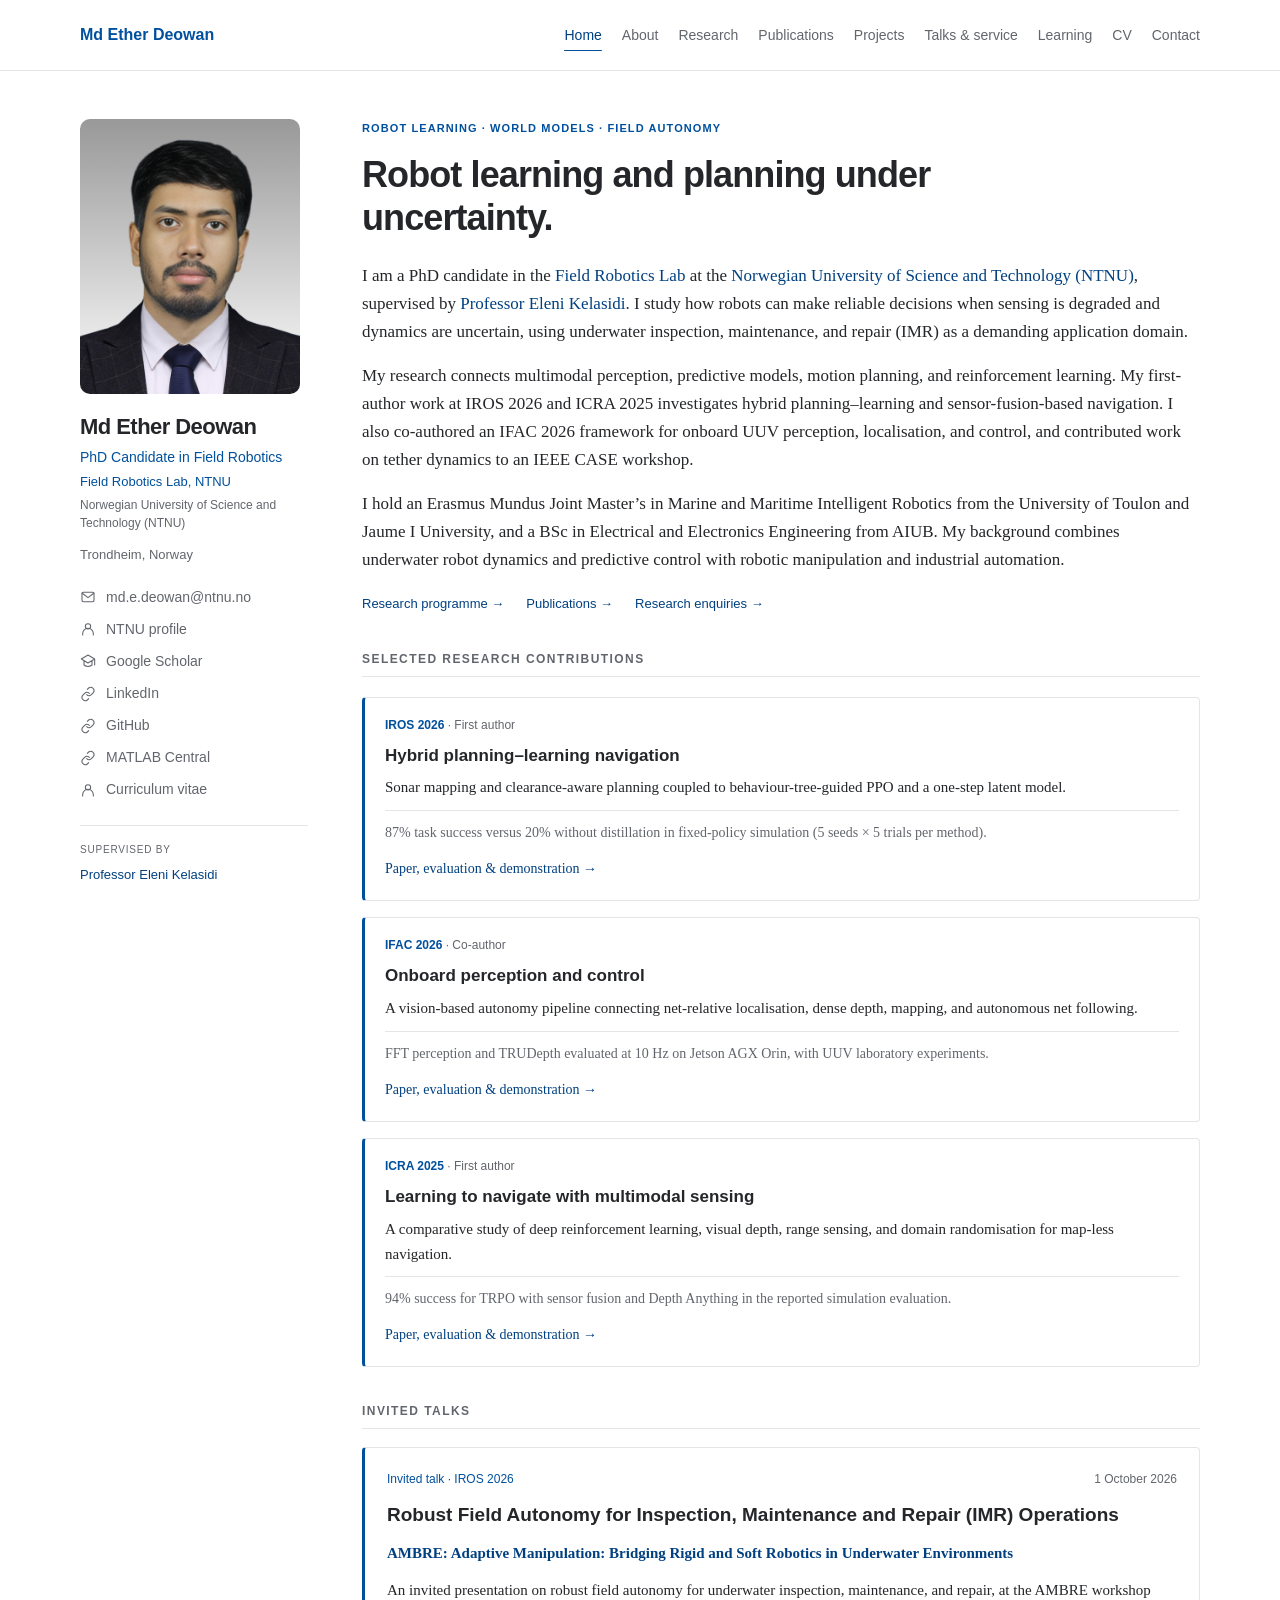
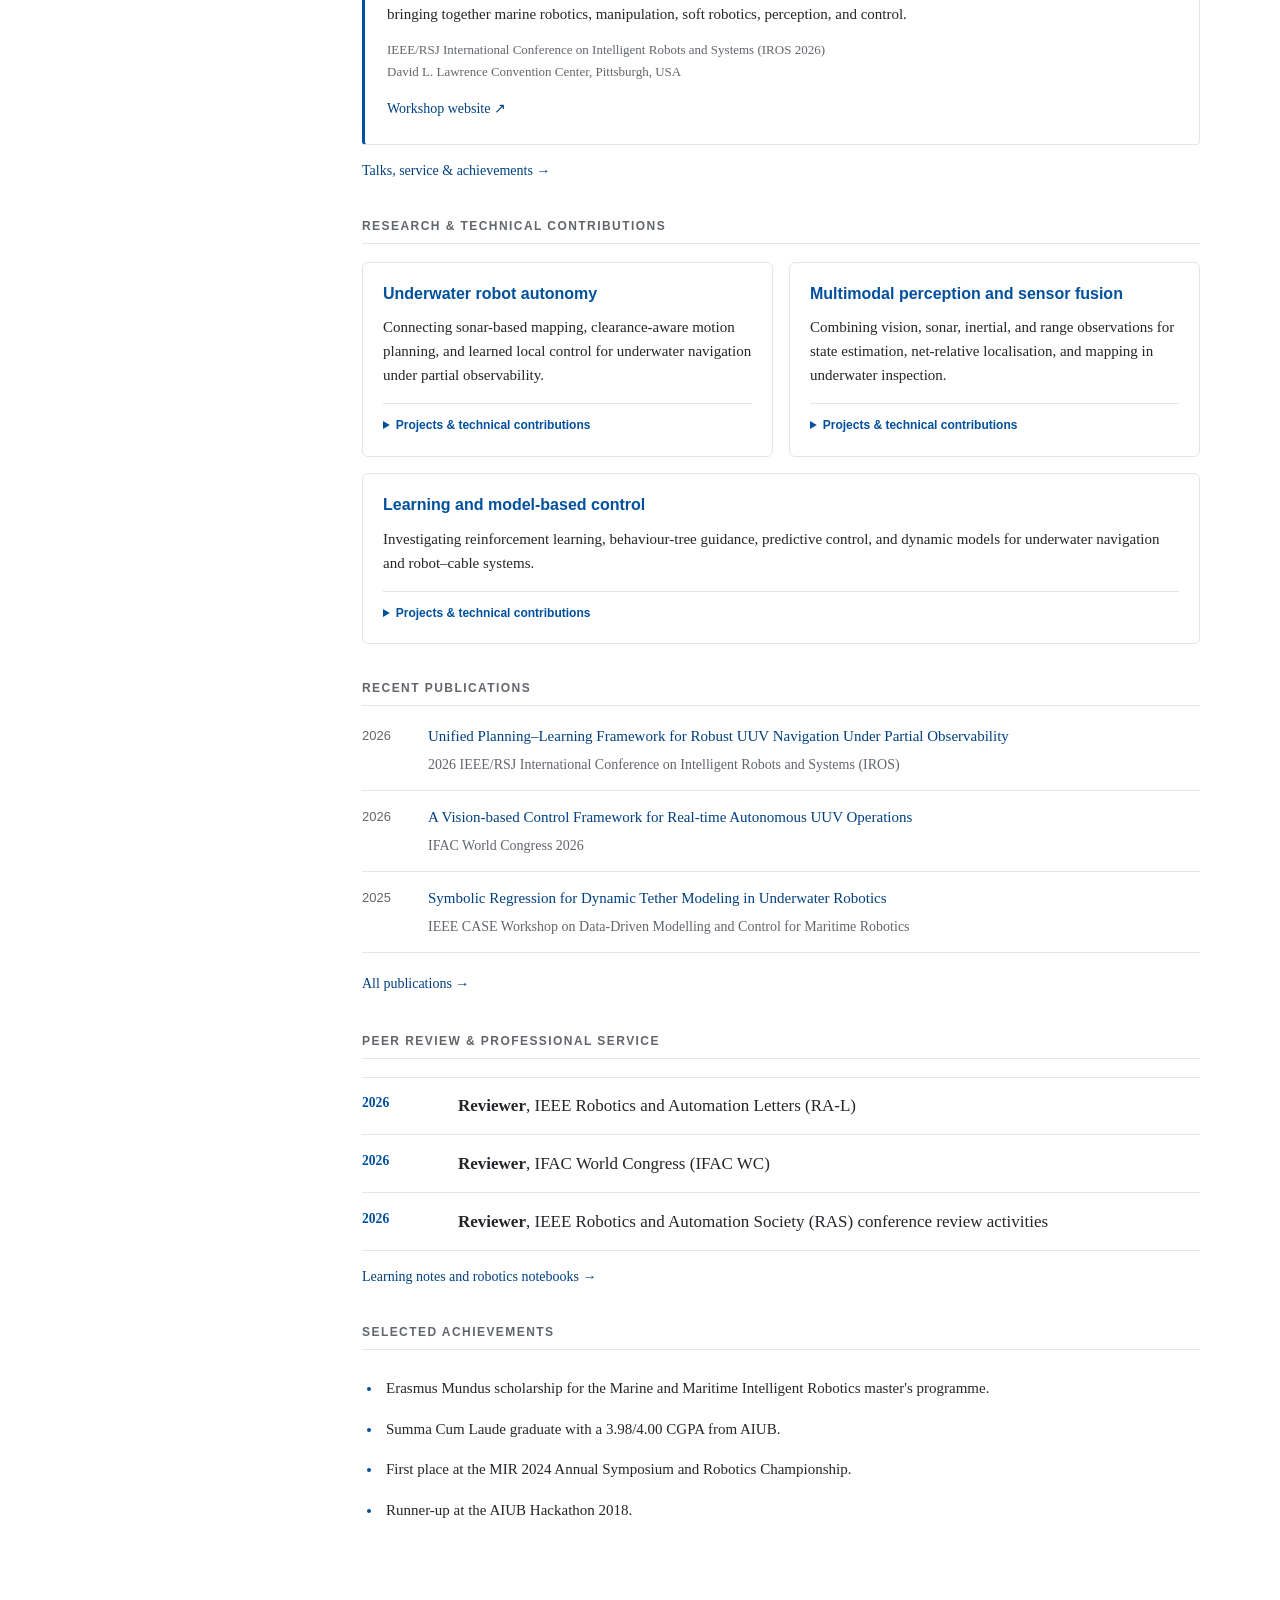
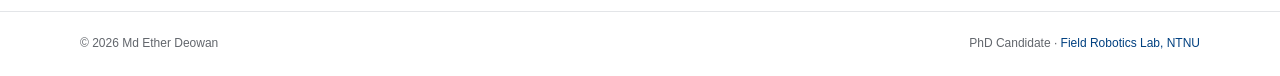
<file: index.html>
<!doctype html>
<html lang="en">
  <head>
    <meta charset="utf-8">
    <meta name="viewport" content="width=device-width, initial-scale=1">
    <meta name="description" content="Md Ether Deowan researches robot learning, predictive models, and planning under uncertainty at NTNU, with publications at IROS, ICRA, and IFAC.">
    <title>Md Ether Deowan | Robot Learning &amp; Field Autonomy</title>
    <link rel="canonical" href="https://eather0056.github.io/">
    <meta name="theme-color" content="#102d39">
    <link rel="icon" href="assets/images/favicon-32.png" sizes="32x32">
    <link rel="icon" href="assets/images/favicon-16.png" sizes="16x16">
    <link rel="apple-touch-icon" href="assets/images/apple-touch-icon.png">
    <link rel="manifest" href="site.webmanifest">
    <meta property="og:type" content="website">
    <meta property="og:site_name" content="Md Ether Deowan">
    <meta property="og:url" content="https://eather0056.github.io/">
    <meta property="og:title" content="Md Ether Deowan | Robot Learning &amp; Field Autonomy">
    <meta property="og:description" content="Md Ether Deowan researches robot learning, predictive models, and planning under uncertainty at NTNU, with publications at IROS, ICRA, and IFAC.">
    <meta property="og:image" content="https://eather0056.github.io/assets/images/og-cover.png">
    <meta name="twitter:card" content="summary_large_image">
    <meta name="twitter:title" content="Md Ether Deowan | Robot Learning &amp; Field Autonomy">
    <meta name="twitter:description" content="Md Ether Deowan researches robot learning, predictive models, and planning under uncertainty at NTNU, with publications at IROS, ICRA, and IFAC.">
    <meta name="twitter:image" content="https://eather0056.github.io/assets/images/og-cover.png">
    <link rel="stylesheet" href="assets/css/styles.css">
    <script src="assets/js/main.js" defer></script>
    <script src="assets/js/content.js" defer></script>
  </head>
  <body data-page="home">
    <a class="skip-link" href="#main-content">Skip to content</a>
    <header id="site-header"></header>

    <main id="main-content" data-content-root></main>

    <footer id="site-footer"></footer>
  </body>
</html>
</file>
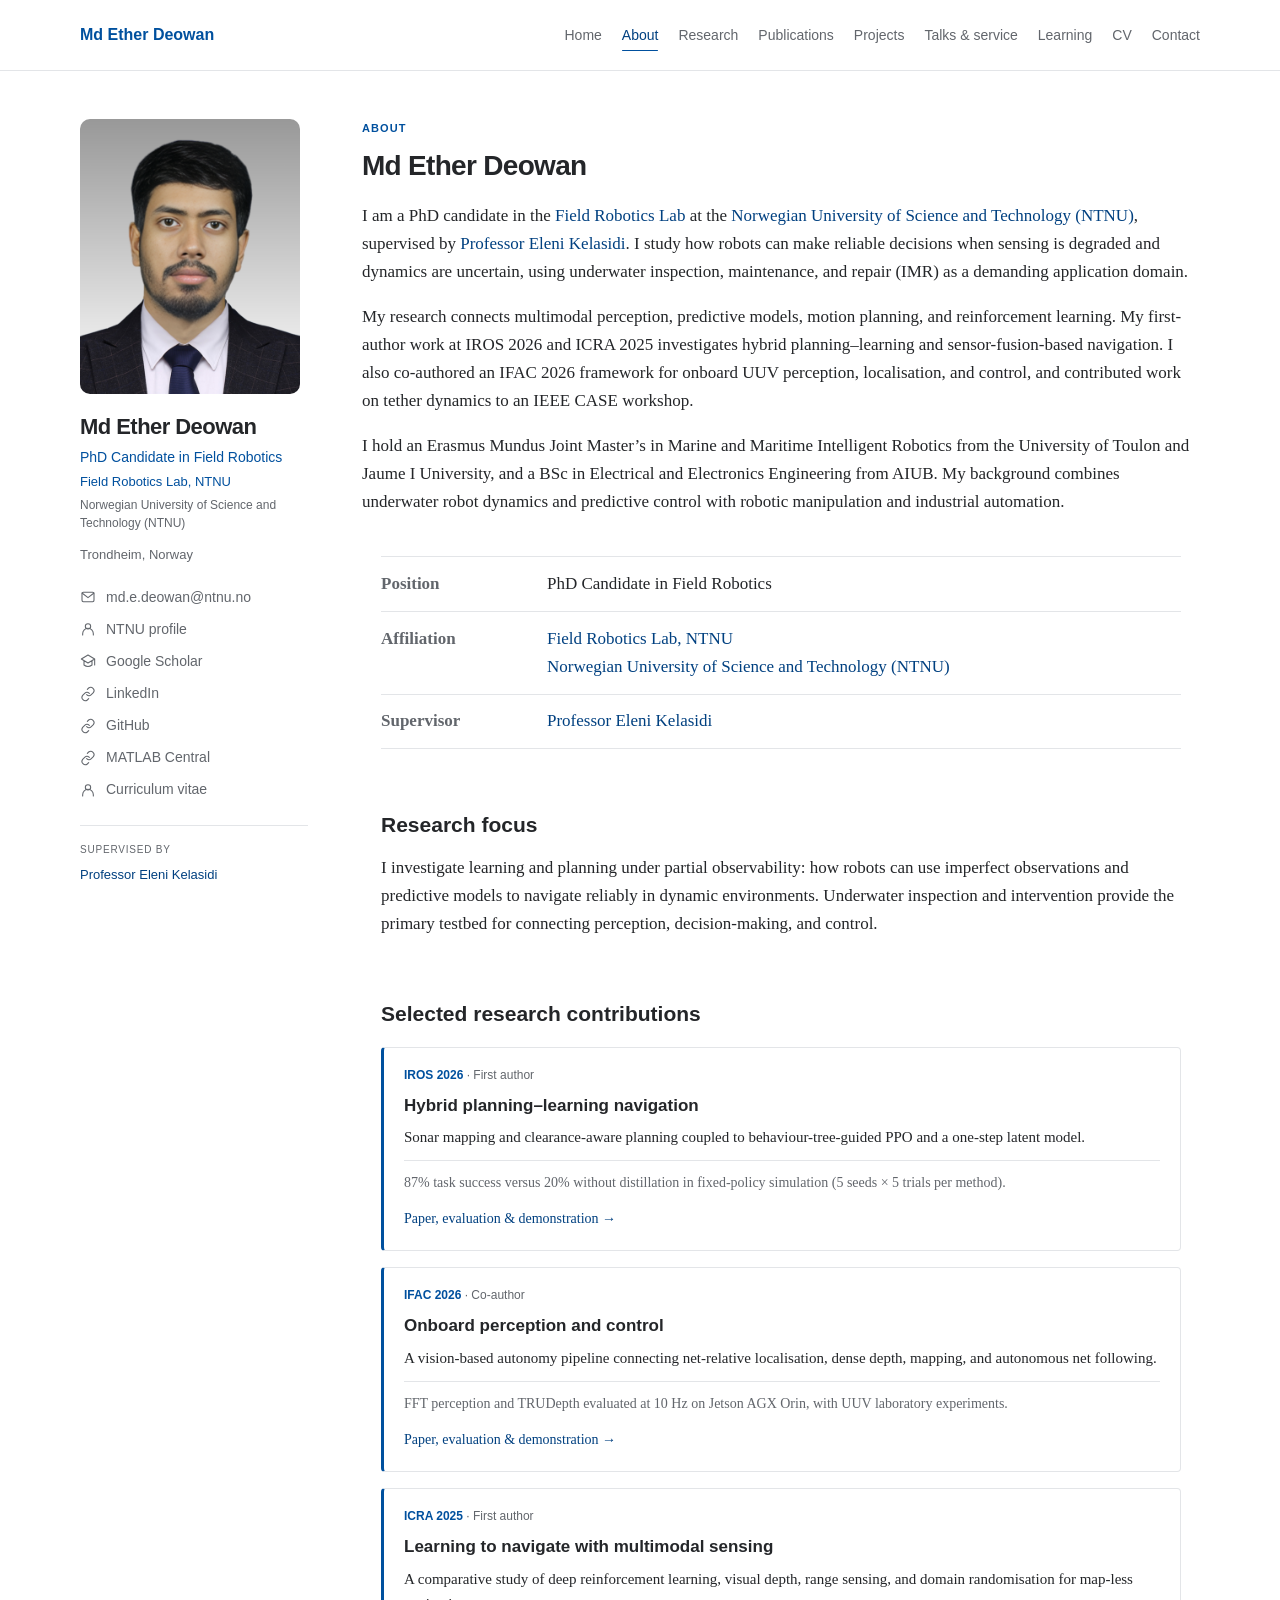
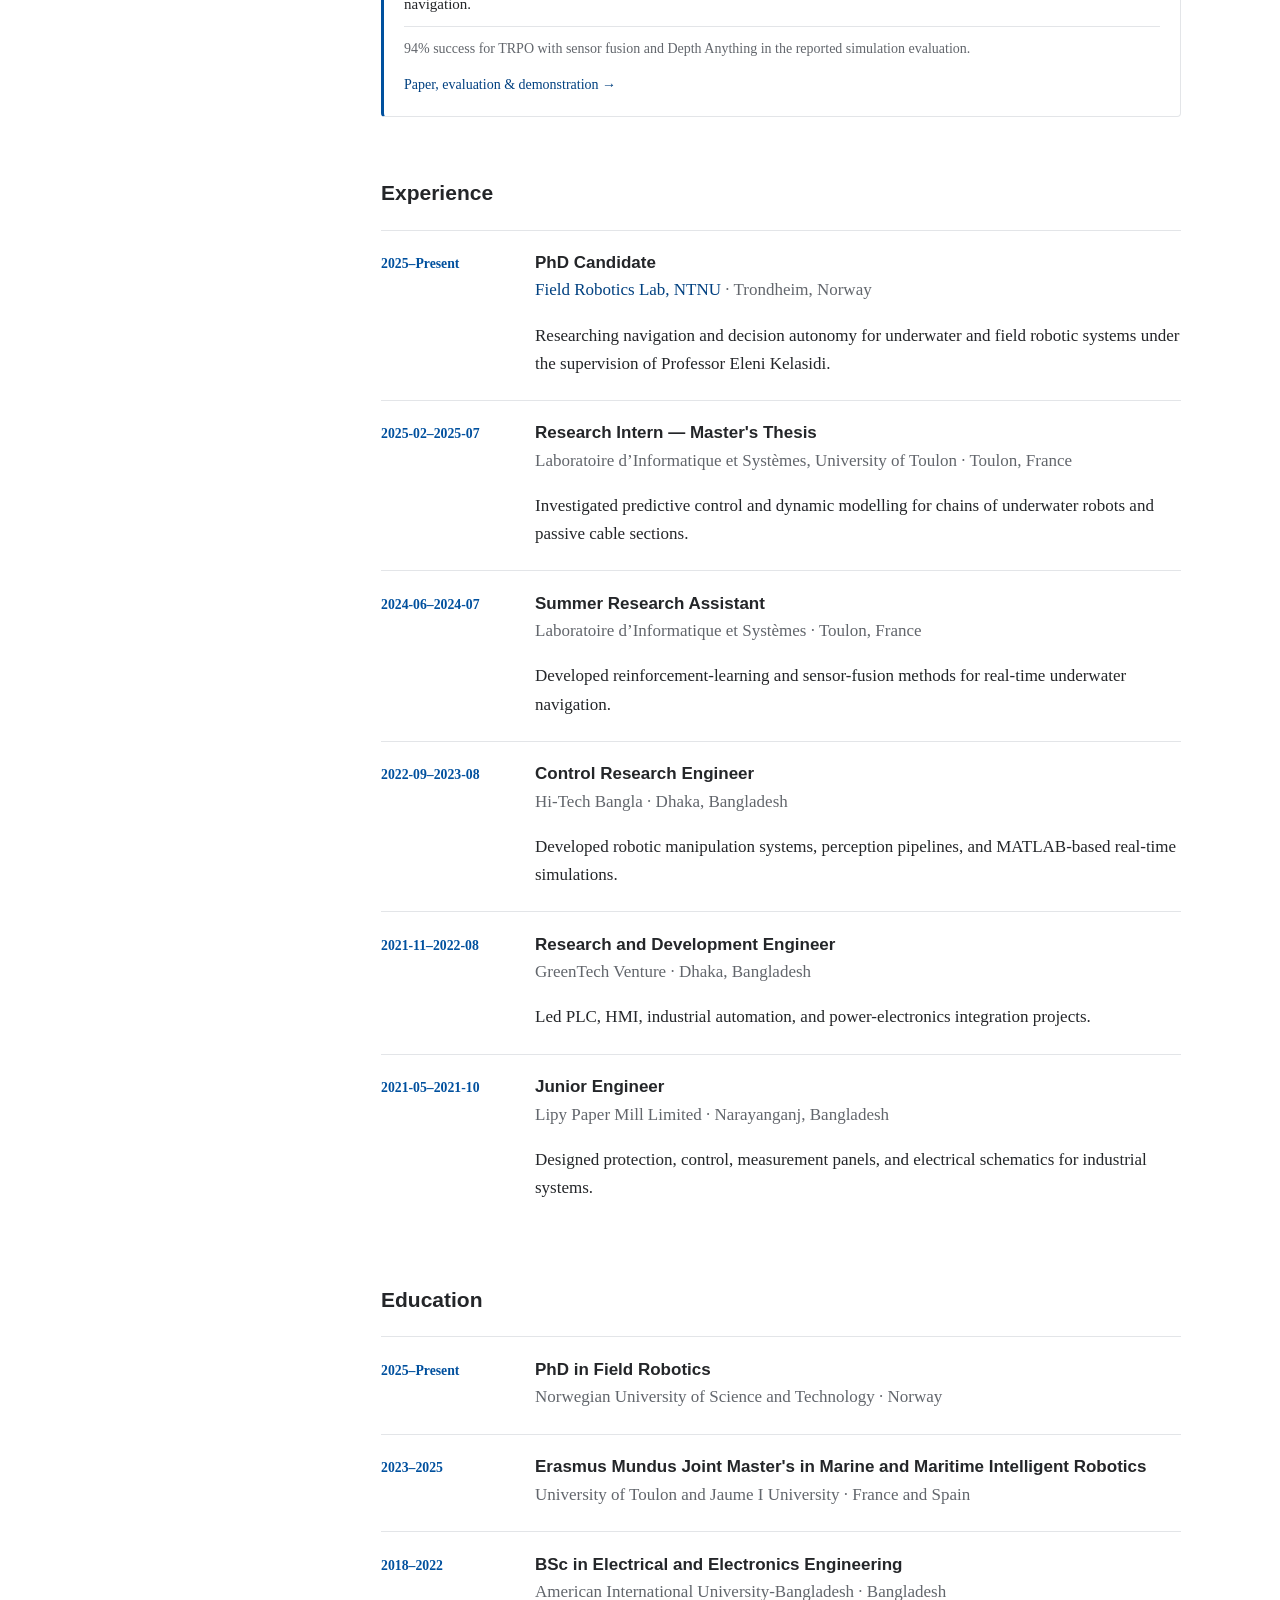
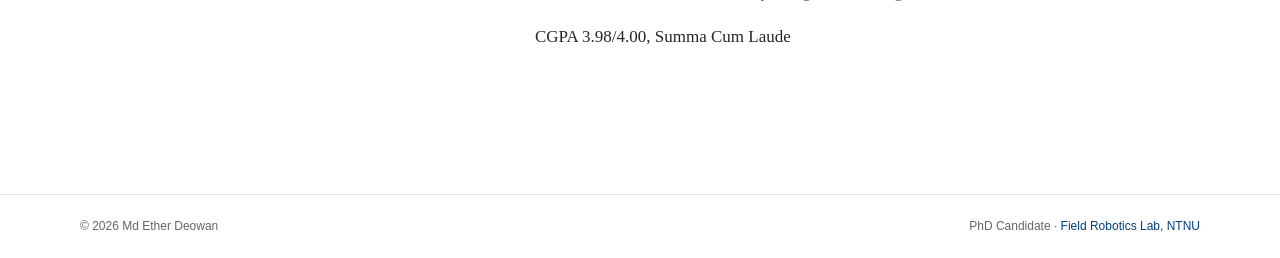
<file: about.html>
<!doctype html>
<html lang="en">
  <head>
    <meta charset="utf-8">
    <meta name="viewport" content="width=device-width, initial-scale=1">
    <meta name="description" content="About Md Ether Deowan.">
    <title>About | Md Ether Deowan</title>
    <link rel="canonical" href="https://eather0056.github.io/about.html">
    <meta name="theme-color" content="#102d39">
    <link rel="icon" href="assets/images/favicon-32.png" sizes="32x32">
    <link rel="icon" href="assets/images/favicon-16.png" sizes="16x16">
    <link rel="apple-touch-icon" href="assets/images/apple-touch-icon.png">
    <link rel="manifest" href="site.webmanifest">
    <meta property="og:type" content="profile">
    <meta property="og:site_name" content="Md Ether Deowan">
    <meta property="og:url" content="https://eather0056.github.io/about.html">
    <meta property="og:title" content="About | Md Ether Deowan">
    <meta property="og:description" content="Biography and background of Md Ether Deowan, PhD candidate in Field Robotics at NTNU.">
    <meta property="og:image" content="https://eather0056.github.io/assets/images/og-cover.png">
    <meta name="twitter:card" content="summary_large_image">
    <meta name="twitter:title" content="About | Md Ether Deowan">
    <meta name="twitter:description" content="Biography and background of Md Ether Deowan, PhD candidate in Field Robotics at NTNU.">
    <meta name="twitter:image" content="https://eather0056.github.io/assets/images/og-cover.png">
    <link rel="stylesheet" href="assets/css/styles.css">
    <script src="assets/js/main.js" defer></script>
    <script src="assets/js/content.js" defer></script>
  </head>
  <body data-page="about">
    <a class="skip-link" href="#main-content">Skip to content</a>
    <header id="site-header"></header>
    <main id="main-content" data-content-root></main>
    <footer id="site-footer"></footer>
  </body>
</html>
</file>
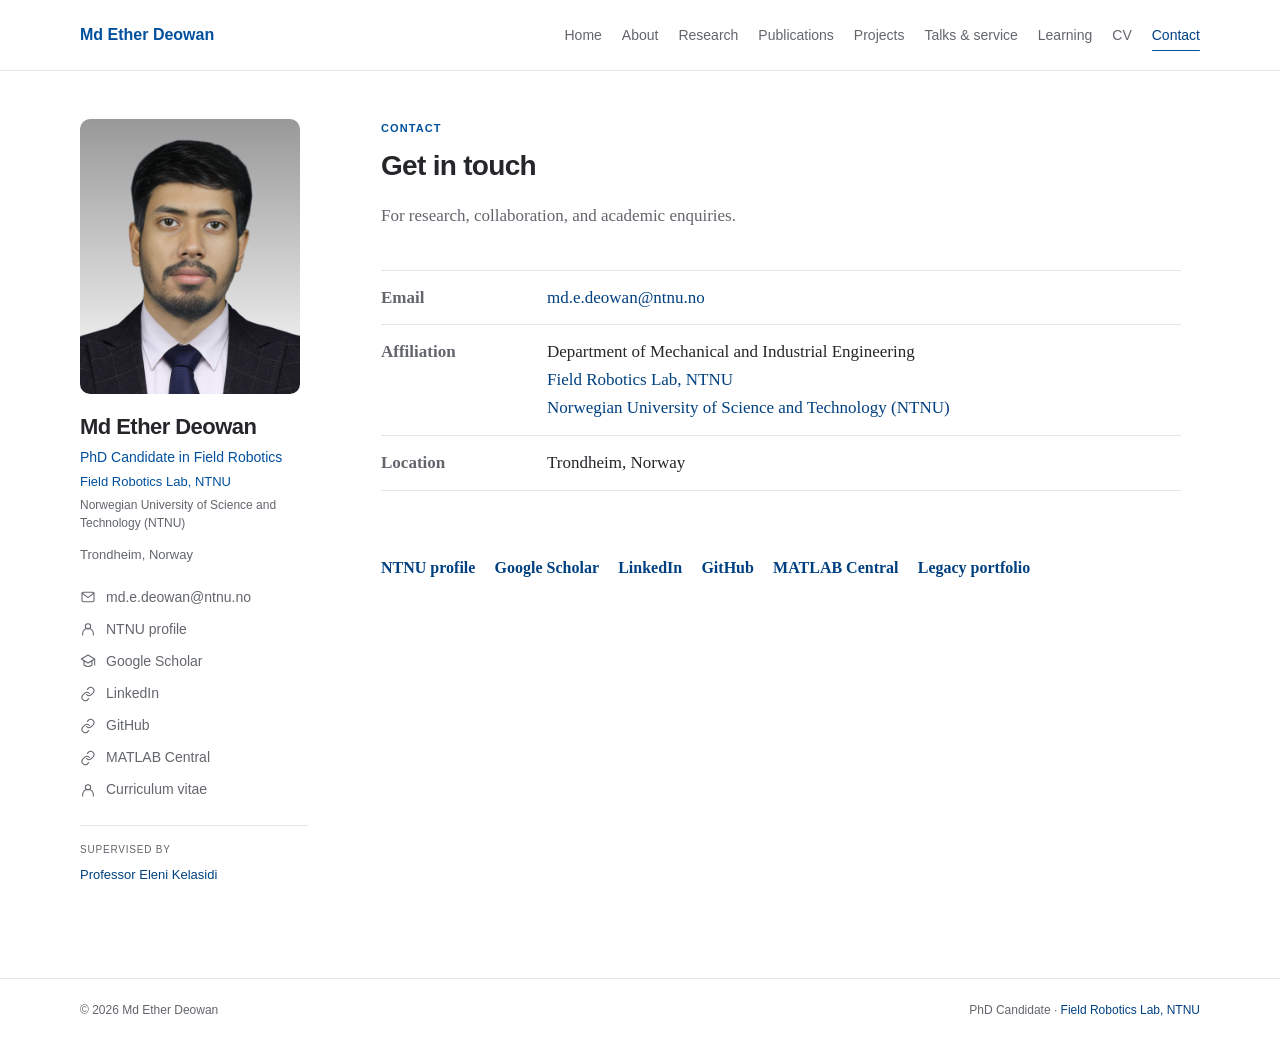
<file: contact.html>
<!doctype html>
<html lang="en">
  <head>
    <meta charset="utf-8">
    <meta name="viewport" content="width=device-width, initial-scale=1">
    <meta name="description" content="Contact Md Ether Deowan.">
    <title>Contact | Md Ether Deowan</title>
    <link rel="canonical" href="https://eather0056.github.io/contact.html">
    <meta name="theme-color" content="#102d39">
    <link rel="icon" href="assets/images/favicon-32.png" sizes="32x32">
    <link rel="icon" href="assets/images/favicon-16.png" sizes="16x16">
    <link rel="apple-touch-icon" href="assets/images/apple-touch-icon.png">
    <link rel="manifest" href="site.webmanifest">
    <meta property="og:type" content="website">
    <meta property="og:site_name" content="Md Ether Deowan">
    <meta property="og:url" content="https://eather0056.github.io/contact.html">
    <meta property="og:title" content="Contact | Md Ether Deowan">
    <meta property="og:description" content="Get in touch with Md Ether Deowan for research, collaboration, and academic enquiries.">
    <meta property="og:image" content="https://eather0056.github.io/assets/images/og-cover.png">
    <meta name="twitter:card" content="summary_large_image">
    <meta name="twitter:title" content="Contact | Md Ether Deowan">
    <meta name="twitter:description" content="Get in touch with Md Ether Deowan for research, collaboration, and academic enquiries.">
    <meta name="twitter:image" content="https://eather0056.github.io/assets/images/og-cover.png">
    <link rel="stylesheet" href="assets/css/styles.css">
    <script src="assets/js/main.js" defer></script>
    <script src="assets/js/content.js" defer></script>
  </head>
  <body data-page="contact">
    <a class="skip-link" href="#main-content">Skip to content</a>
    <header id="site-header"></header>
    <main id="main-content" data-content-root></main>
    <footer id="site-footer"></footer>
  </body>
</html>
</file>
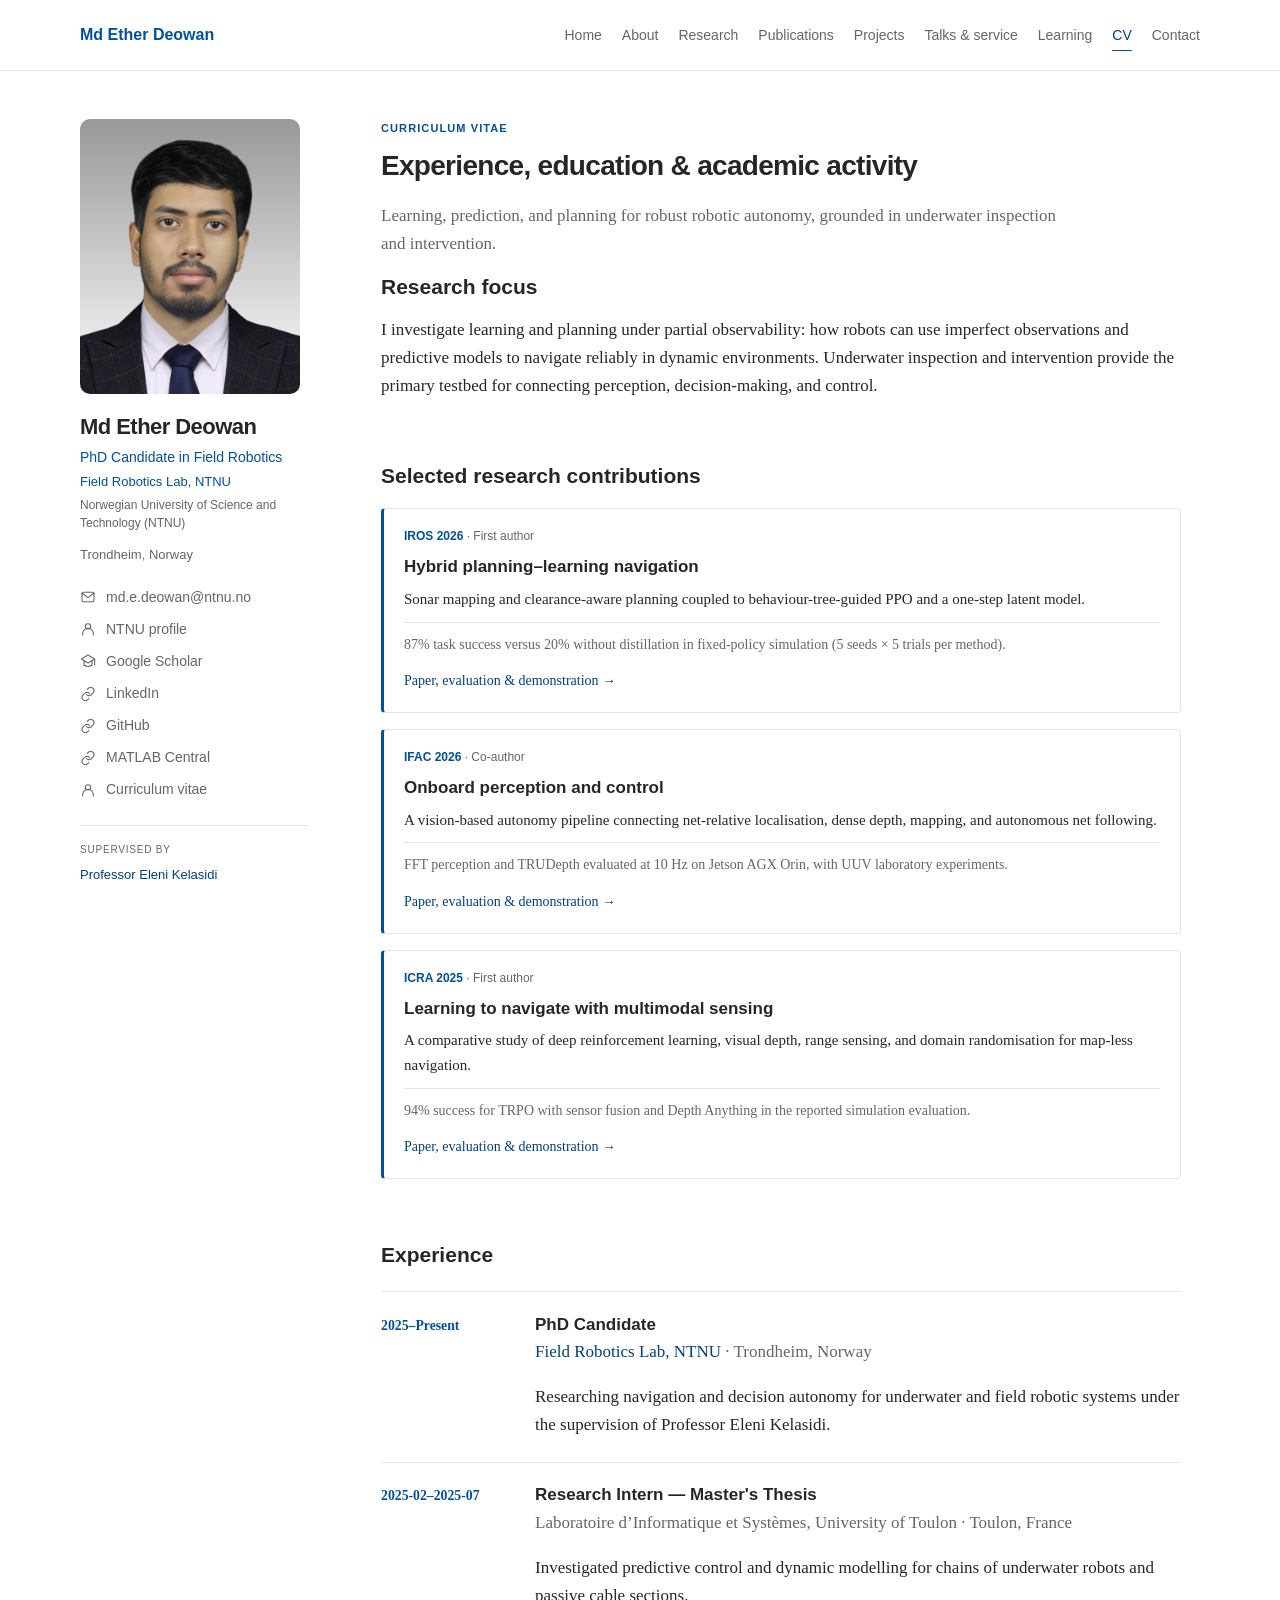
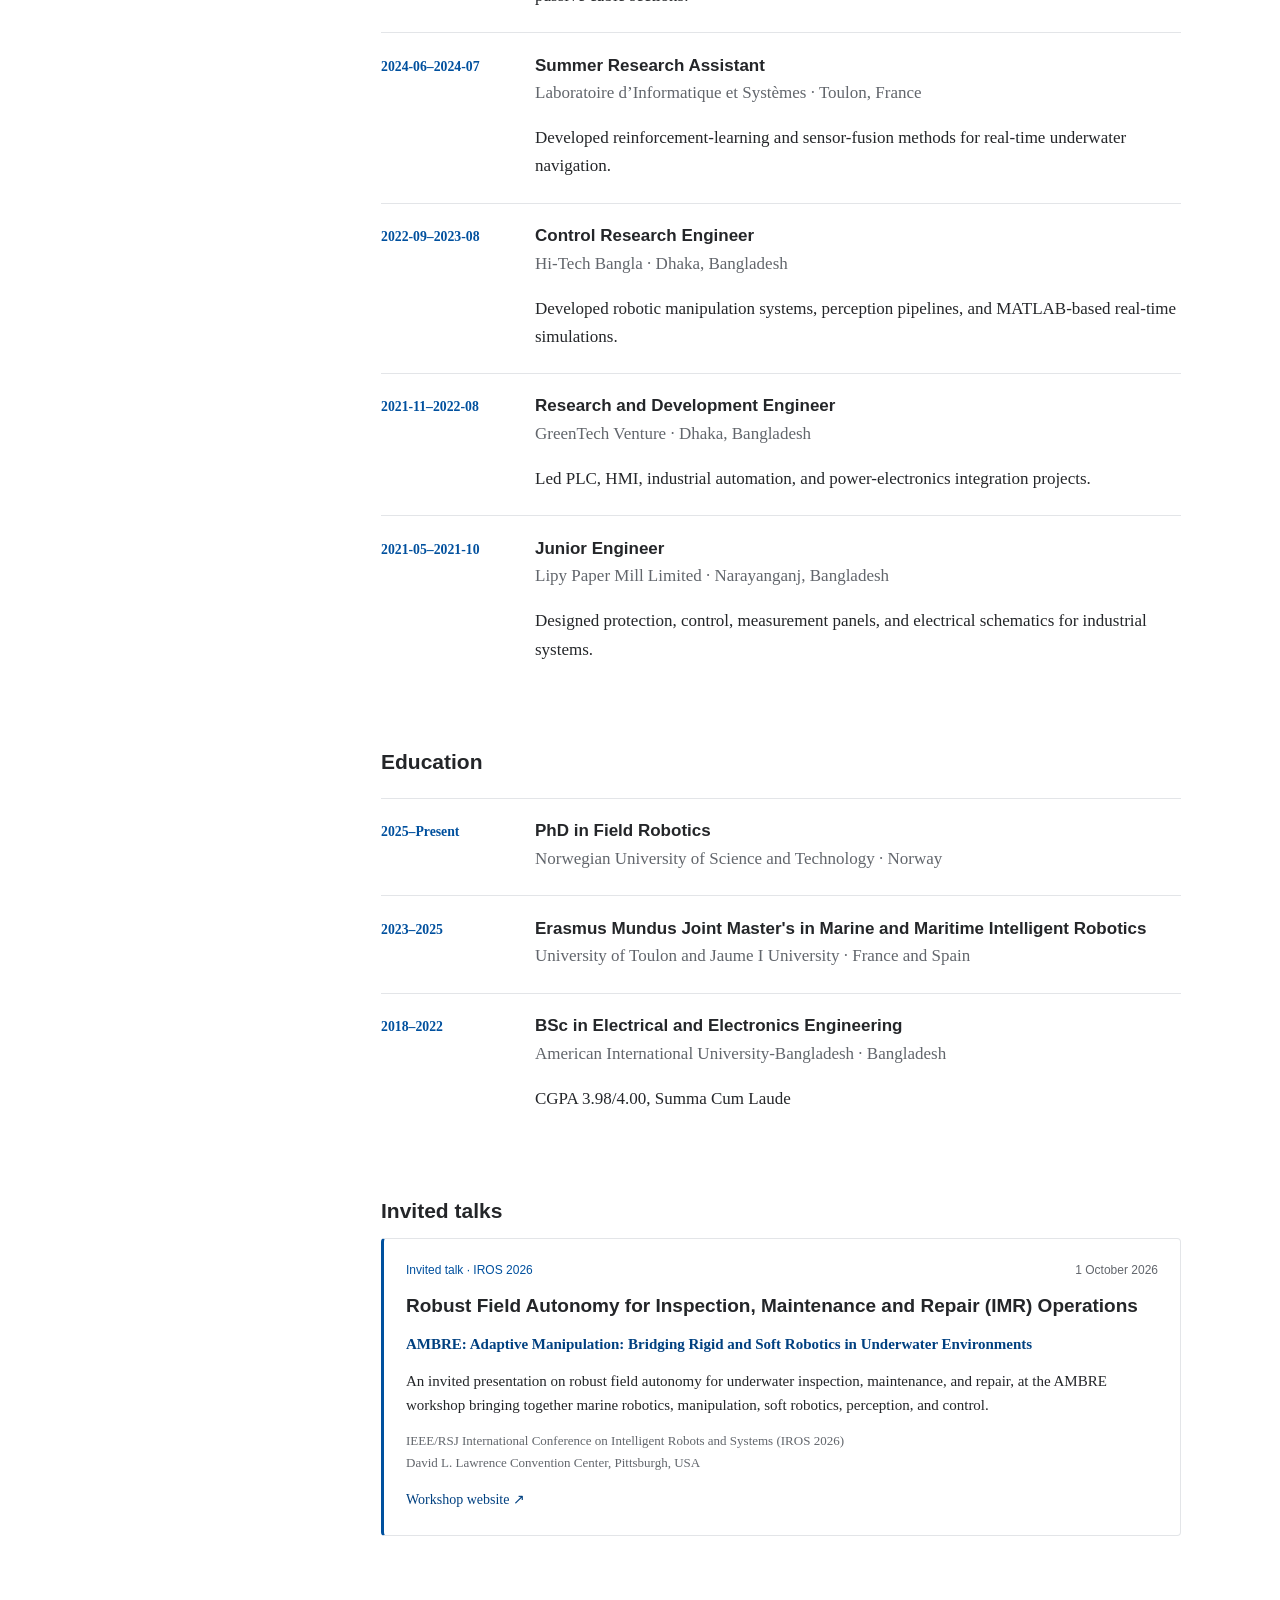
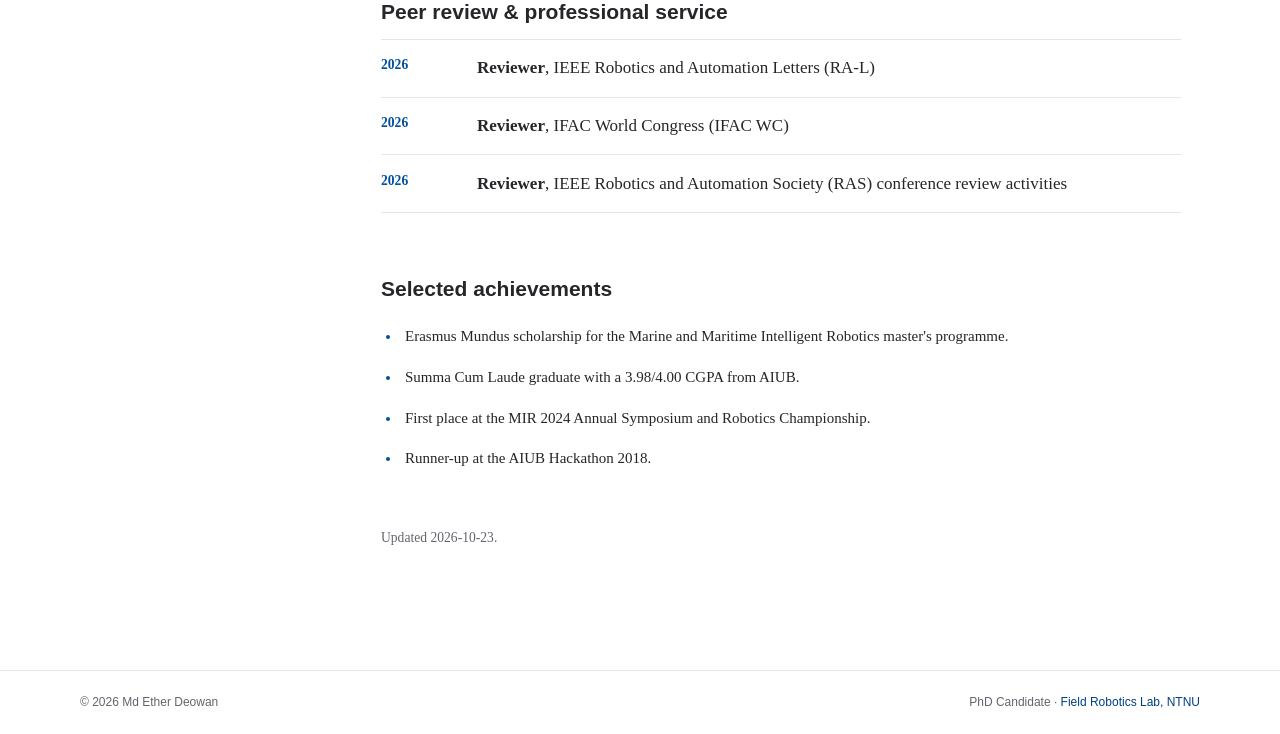
<file: cv.html>
<!doctype html>
<html lang="en">
  <head>
    <meta charset="utf-8">
    <meta name="viewport" content="width=device-width, initial-scale=1">
    <meta name="description" content="Curriculum vitae of Md Ether Deowan.">
    <title>CV | Md Ether Deowan</title>
    <link rel="canonical" href="https://eather0056.github.io/cv.html">
    <meta name="theme-color" content="#102d39">
    <link rel="icon" href="assets/images/favicon-32.png" sizes="32x32">
    <link rel="icon" href="assets/images/favicon-16.png" sizes="16x16">
    <link rel="apple-touch-icon" href="assets/images/apple-touch-icon.png">
    <link rel="manifest" href="site.webmanifest">
    <meta property="og:type" content="profile">
    <meta property="og:site_name" content="Md Ether Deowan">
    <meta property="og:url" content="https://eather0056.github.io/cv.html">
    <meta property="og:title" content="CV | Md Ether Deowan">
    <meta property="og:description" content="Experience, education, invited talks, peer review, and achievements of Md Ether Deowan, PhD candidate in Field Robotics at NTNU.">
    <meta property="og:image" content="https://eather0056.github.io/assets/images/og-cover.png">
    <meta name="twitter:card" content="summary_large_image">
    <meta name="twitter:title" content="CV | Md Ether Deowan">
    <meta name="twitter:description" content="Experience, education, invited talks, peer review, and achievements of Md Ether Deowan, PhD candidate in Field Robotics at NTNU.">
    <meta name="twitter:image" content="https://eather0056.github.io/assets/images/og-cover.png">
    <link rel="stylesheet" href="assets/css/styles.css">
    <script src="assets/js/main.js" defer></script>
    <script src="assets/js/content.js" defer></script>
  </head>
  <body data-page="cv">
    <a class="skip-link" href="#main-content">Skip to content</a>
    <header id="site-header"></header>
    <main id="main-content" data-content-root></main>
    <footer id="site-footer"></footer>
  </body>
</html>
</file>
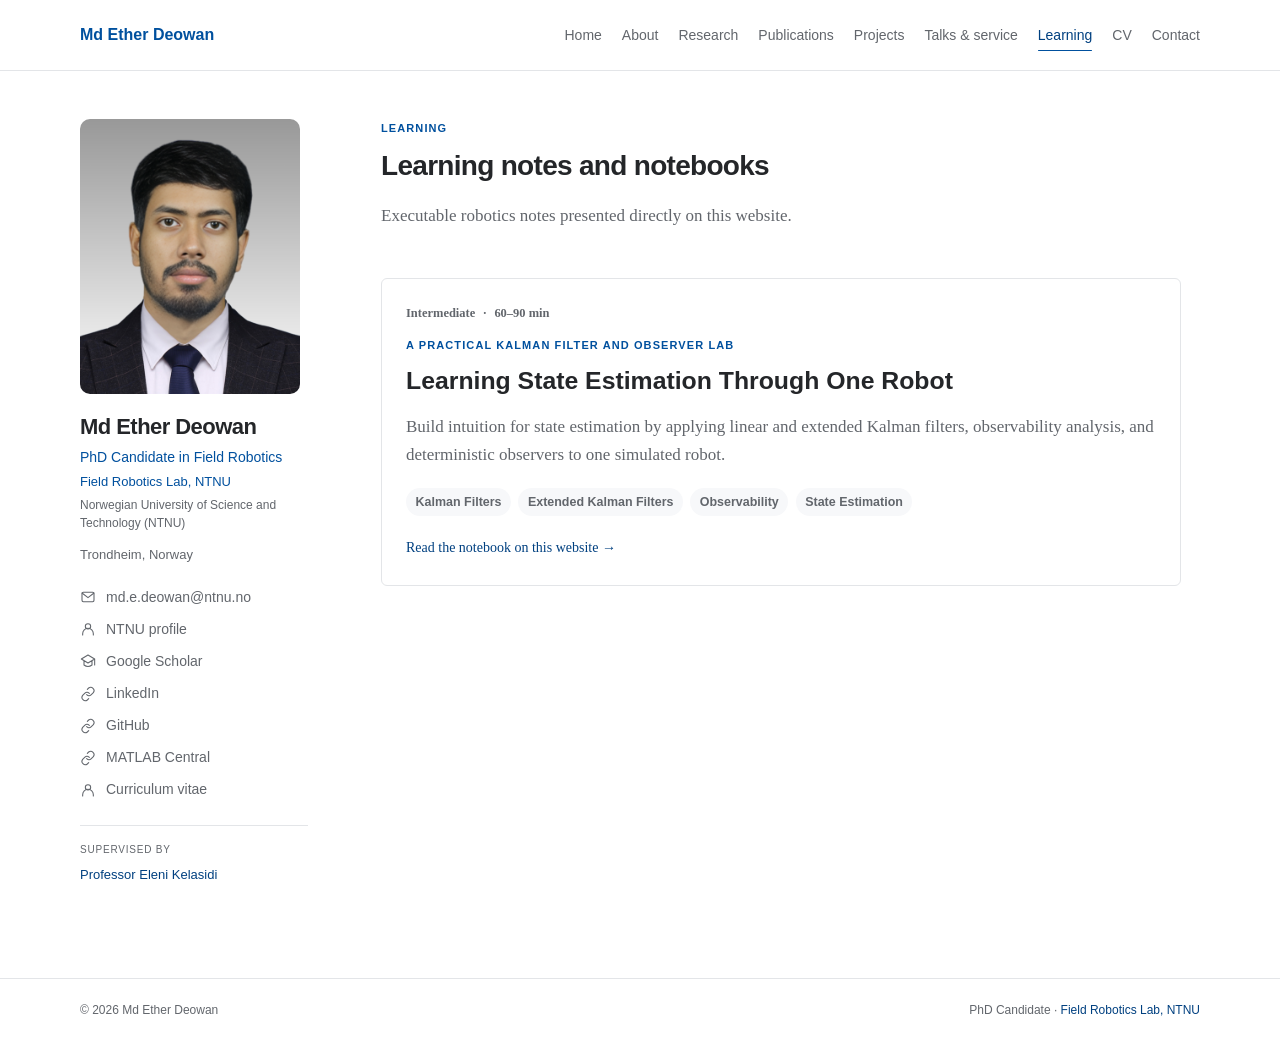
<file: learning.html>
<!doctype html>
<html lang="en"><head><meta charset="utf-8"><meta name="viewport" content="width=device-width, initial-scale=1"><meta name="description" content="Practical robotics and state-estimation learning resources by Md Ether Deowan."><title>Learning | Md Ether Deowan</title><link rel="canonical" href="https://eather0056.github.io/learning.html"><meta name="theme-color" content="#102d39"><link rel="icon" href="assets/images/favicon-32.png" sizes="32x32"><link rel="icon" href="assets/images/favicon-16.png" sizes="16x16"><link rel="apple-touch-icon" href="assets/images/apple-touch-icon.png"><link rel="manifest" href="site.webmanifest"><meta property="og:type" content="website"><meta property="og:site_name" content="Md Ether Deowan"><meta property="og:url" content="https://eather0056.github.io/learning.html"><meta property="og:title" content="Learning | Md Ether Deowan"><meta property="og:description" content="Practical robotics and state-estimation learning resources by Md Ether Deowan."><meta property="og:image" content="https://eather0056.github.io/assets/images/og-cover.png"><meta name="twitter:card" content="summary_large_image"><meta name="twitter:title" content="Learning | Md Ether Deowan"><meta name="twitter:description" content="Practical robotics and state-estimation learning resources by Md Ether Deowan."><meta name="twitter:image" content="https://eather0056.github.io/assets/images/og-cover.png"><link rel="stylesheet" href="assets/css/styles.css"><script src="assets/js/main.js" defer></script><script src="assets/js/content.js" defer></script></head>
<body data-page="learning"><a class="skip-link" href="#main-content">Skip to content</a><header id="site-header"></header><main id="main-content" data-content-root></main><footer id="site-footer"></footer></body></html>
</file>
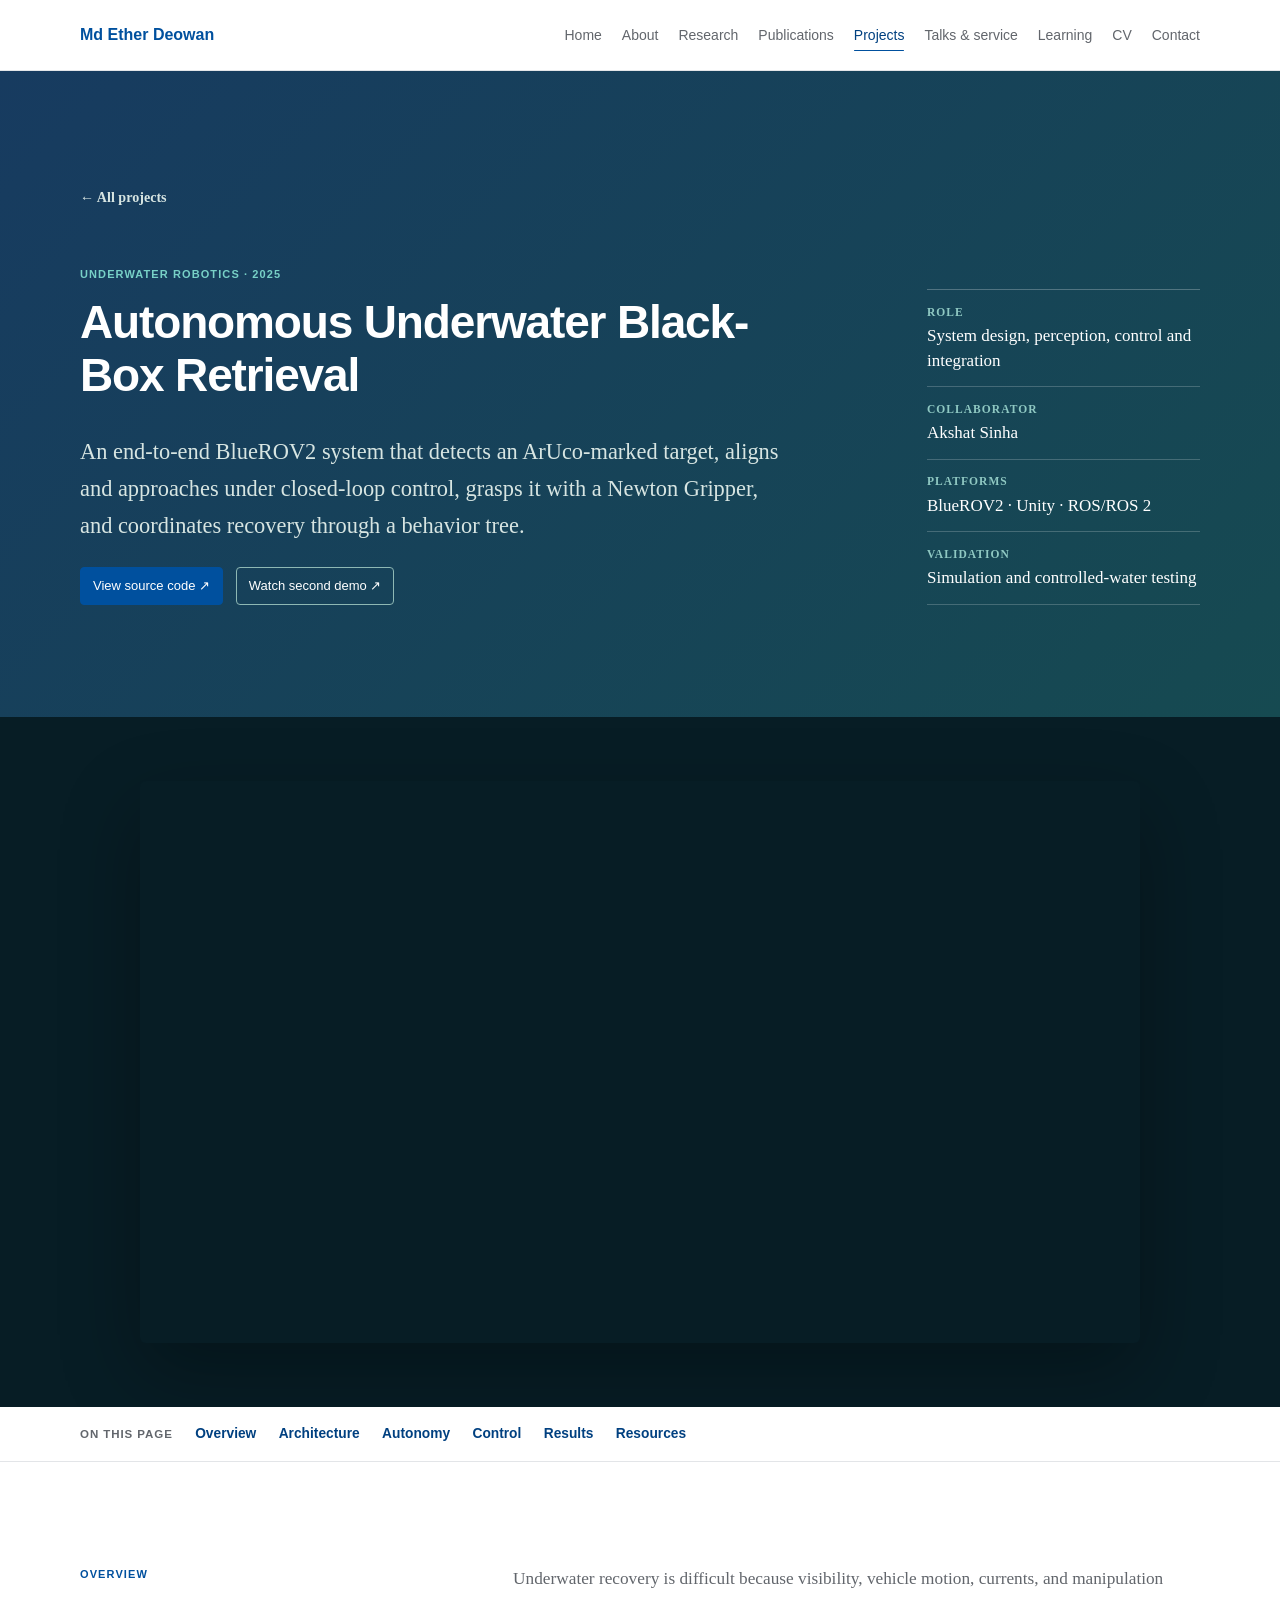
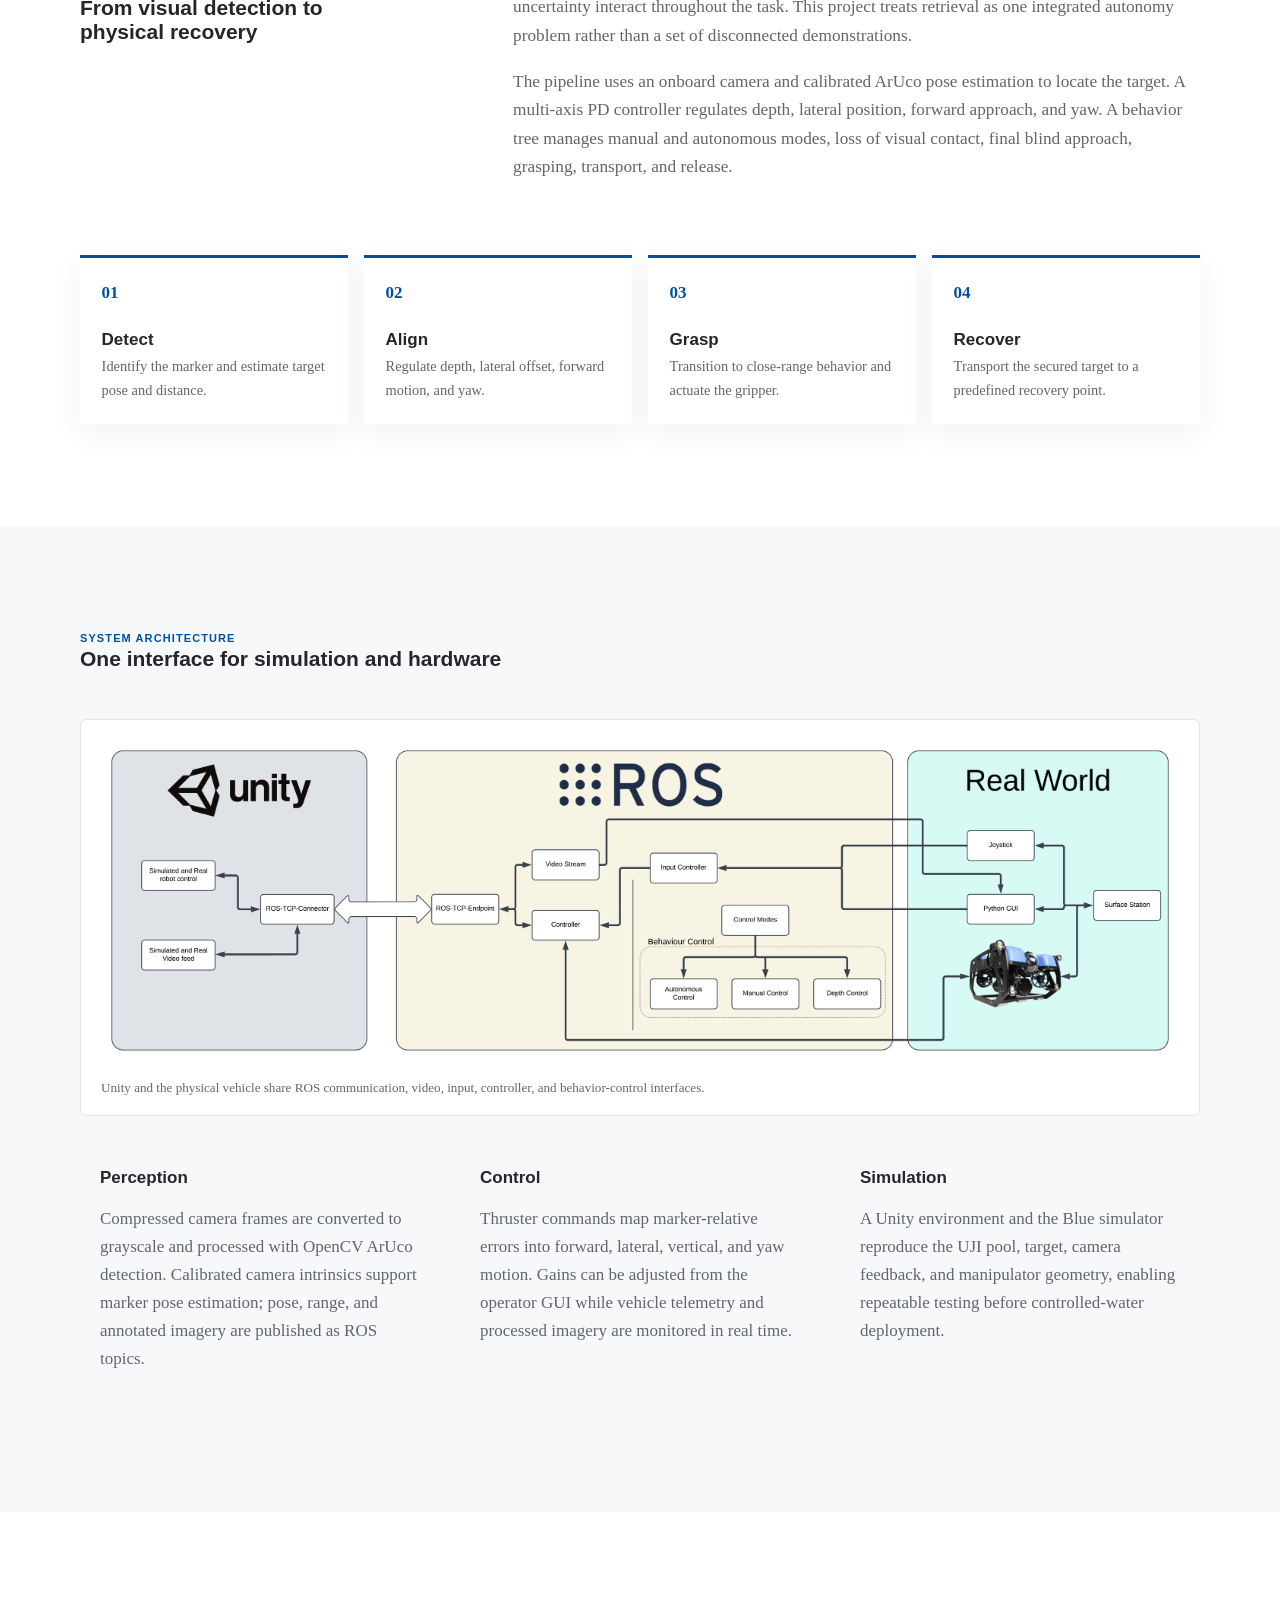
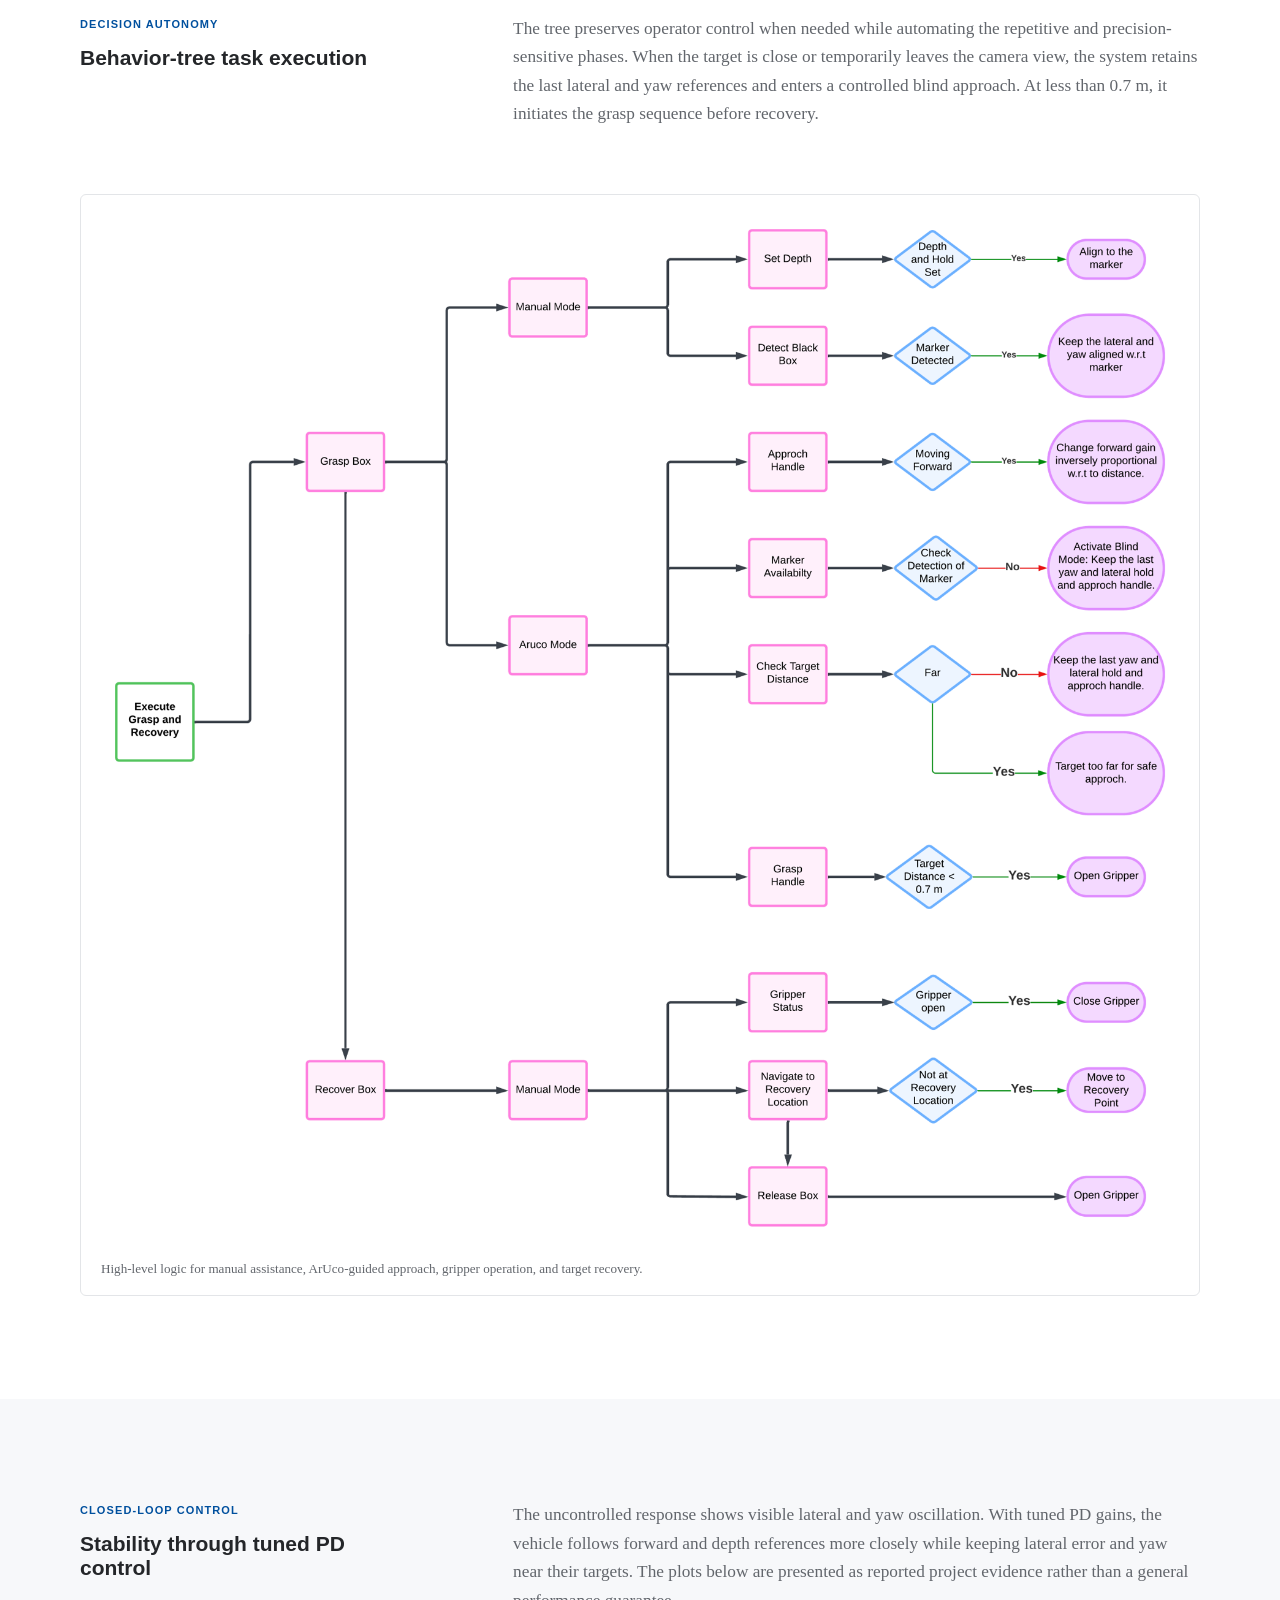
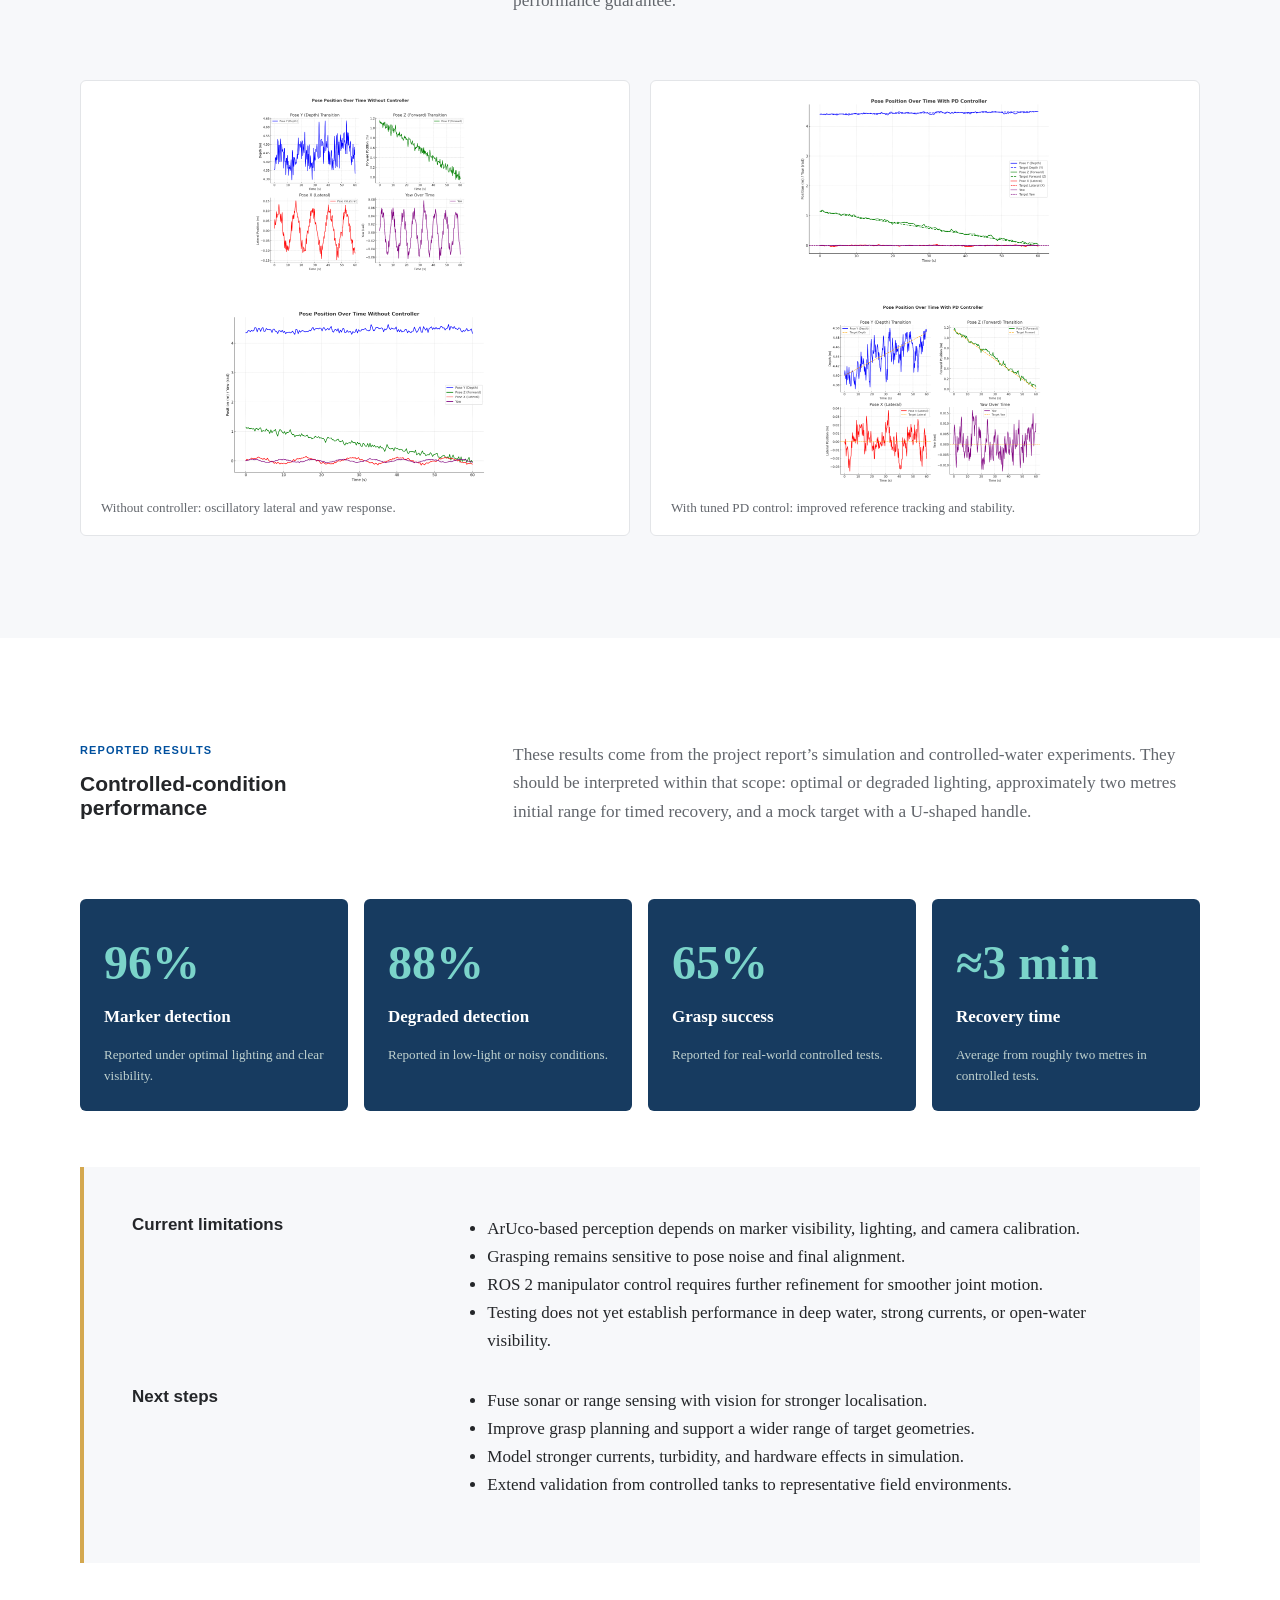
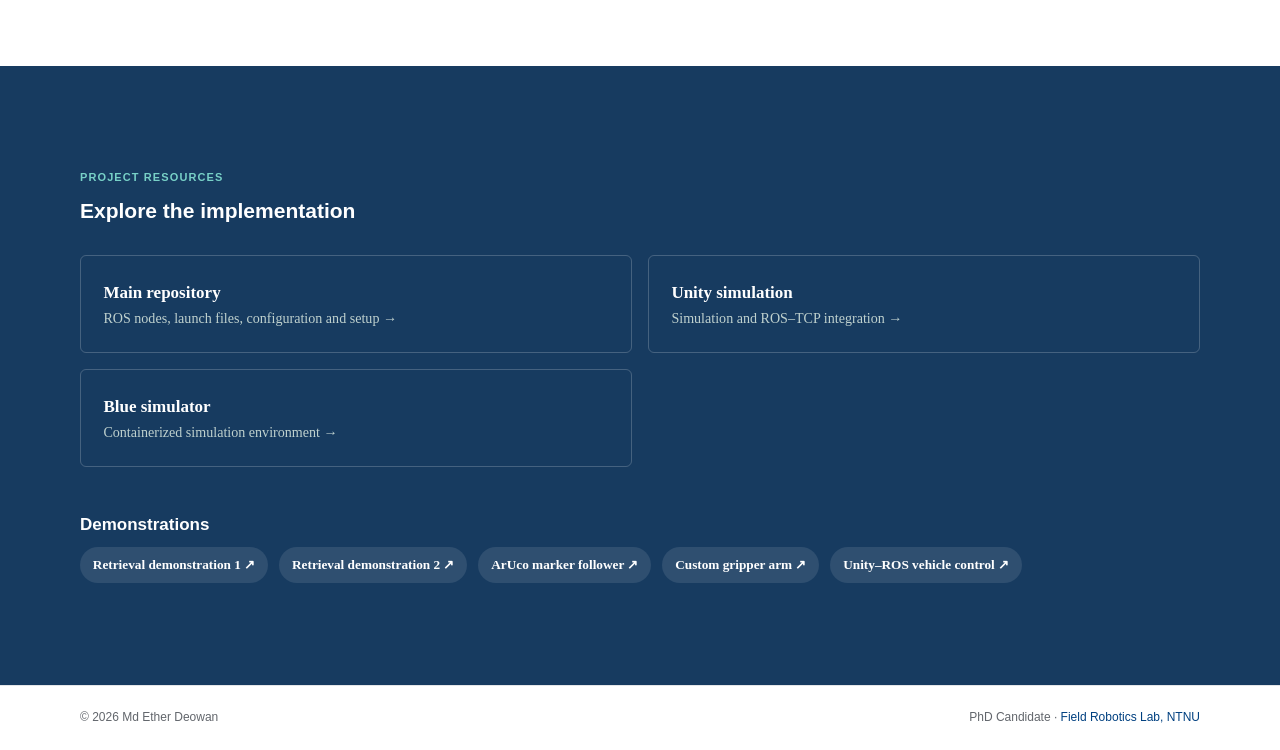
<file: project-bluerov2-retrieval.html>
<!doctype html>
<html lang="en">
  <head>
    <meta charset="utf-8">
    <meta name="viewport" content="width=device-width, initial-scale=1">
    <meta name="description" content="Technical case study of an autonomous underwater black-box retrieval system using BlueROV2, ROS, Unity, ArUco perception, PD control, a Newton Gripper, and behavior-tree autonomy.">
    <title>Autonomous Black-Box Retrieval with BlueROV2 | Md Ether Deowan</title>
    <link rel="canonical" href="https://eather0056.github.io/project-bluerov2-retrieval.html">
    <meta name="theme-color" content="#102d39">
    <link rel="icon" href="assets/images/favicon-32.png" sizes="32x32">
    <link rel="icon" href="assets/images/favicon-16.png" sizes="16x16">
    <link rel="apple-touch-icon" href="assets/images/apple-touch-icon.png">
    <link rel="manifest" href="site.webmanifest">
    <meta property="og:type" content="article">
    <meta property="og:site_name" content="Md Ether Deowan">
    <meta property="og:url" content="https://eather0056.github.io/project-bluerov2-retrieval.html">
    <meta property="og:title" content="Autonomous Black-Box Retrieval with BlueROV2 | Md Ether Deowan">
    <meta property="og:description" content="Technical case study of an autonomous underwater black-box retrieval system using BlueROV2, ROS, Unity, ArUco perception, PD control, a Newton Gripper, and behavior-tree autonomy.">
    <meta property="og:image" content="https://eather0056.github.io/assets/images/projects/bluerov2/system-architecture.png">
    <meta name="twitter:card" content="summary_large_image">
    <meta name="twitter:title" content="Autonomous Black-Box Retrieval with BlueROV2 | Md Ether Deowan">
    <meta name="twitter:description" content="Technical case study of an autonomous underwater black-box retrieval system using BlueROV2, ROS, Unity, ArUco perception, PD control, a Newton Gripper, and behavior-tree autonomy.">
    <meta name="twitter:image" content="https://eather0056.github.io/assets/images/projects/bluerov2/system-architecture.png">
    <link rel="stylesheet" href="assets/css/styles.css">
    <script src="assets/js/main.js" defer></script>
  </head>
  <body data-page="projects">
    <a class="skip-link" href="#main-content">Skip to content</a>
    <header id="site-header"></header>

    <main id="main-content">
      <article class="case-study">
        <header class="case-hero">
          <div class="container">
            <a class="case-back" href="projects.html">← All projects</a>
            <div class="case-hero-grid">
              <div>
                <p class="eyebrow">Underwater robotics · 2025</p>
                <h1>Autonomous Underwater Black-Box Retrieval</h1>
                <p class="lead">An end-to-end BlueROV2 system that detects an ArUco-marked target, aligns and approaches under closed-loop control, grasps it with a Newton Gripper, and coordinates recovery through a behavior tree.</p>
                <div class="button-row">
                  <a class="button" href="https://github.com/eather0056/Autonomous-Underwater-Black-Box-Retrieval-Using-BlueROV2" target="_blank" rel="noreferrer">View source code ↗</a>
                  <a class="button button-secondary" href="https://youtu.be/t4nXIaApkf0" target="_blank" rel="noreferrer">Watch second demo ↗</a>
                </div>
              </div>
              <dl class="case-facts">
                <div><dt>Role</dt><dd>System design, perception, control and integration</dd></div>
                <div><dt>Collaborator</dt><dd>Akshat Sinha</dd></div>
                <div><dt>Platforms</dt><dd>BlueROV2 · Unity · ROS/ROS 2</dd></div>
                <div><dt>Validation</dt><dd>Simulation and controlled-water testing</dd></div>
              </dl>
            </div>
          </div>
        </header>

        <section class="case-media-band">
          <div class="container">
            <div class="video-shell">
              <iframe src="https://www.youtube-nocookie.com/embed/mVpci4n3xCk" title="Autonomous underwater black-box retrieval demonstration" loading="lazy" allow="accelerometer; autoplay; clipboard-write; encrypted-media; gyroscope; picture-in-picture; web-share" allowfullscreen></iframe>
            </div>
          </div>
        </section>

        <nav class="case-nav" aria-label="On this page">
          <div class="container">
            <span>On this page</span>
            <a href="#overview">Overview</a>
            <a href="#architecture">Architecture</a>
            <a href="#autonomy">Autonomy</a>
            <a href="#control">Control</a>
            <a href="#results">Results</a>
            <a href="#resources">Resources</a>
          </div>
        </nav>

        <section class="section" id="overview">
          <div class="container case-copy-grid">
            <div>
              <p class="eyebrow">Overview</p>
              <h2>From visual detection to physical recovery</h2>
            </div>
            <div class="case-prose">
              <p>Underwater recovery is difficult because visibility, vehicle motion, currents, and manipulation uncertainty interact throughout the task. This project treats retrieval as one integrated autonomy problem rather than a set of disconnected demonstrations.</p>
              <p>The pipeline uses an onboard camera and calibrated ArUco pose estimation to locate the target. A multi-axis PD controller regulates depth, lateral position, forward approach, and yaw. A behavior tree manages manual and autonomous modes, loss of visual contact, final blind approach, grasping, transport, and release.</p>
            </div>
          </div>
          <div class="container case-stage-grid">
            <article><span>01</span><h3>Detect</h3><p>Identify the marker and estimate target pose and distance.</p></article>
            <article><span>02</span><h3>Align</h3><p>Regulate depth, lateral offset, forward motion, and yaw.</p></article>
            <article><span>03</span><h3>Grasp</h3><p>Transition to close-range behavior and actuate the gripper.</p></article>
            <article><span>04</span><h3>Recover</h3><p>Transport the secured target to a predefined recovery point.</p></article>
          </div>
        </section>

        <section class="section section-muted" id="architecture">
          <div class="container">
            <div class="section-heading"><div><p class="eyebrow">System architecture</p><h2>One interface for simulation and hardware</h2></div></div>
            <figure class="case-figure case-figure-wide">
              <img src="assets/images/projects/bluerov2/system-architecture.png" alt="System architecture linking Unity, ROS control and video nodes, operator interfaces, and the physical BlueROV2" loading="lazy">
              <figcaption>Unity and the physical vehicle share ROS communication, video, input, controller, and behavior-control interfaces.</figcaption>
            </figure>
            <div class="case-columns">
              <article><h3>Perception</h3><p>Compressed camera frames are converted to grayscale and processed with OpenCV ArUco detection. Calibrated camera intrinsics support marker pose estimation; pose, range, and annotated imagery are published as ROS topics.</p></article>
              <article><h3>Control</h3><p>Thruster commands map marker-relative errors into forward, lateral, vertical, and yaw motion. Gains can be adjusted from the operator GUI while vehicle telemetry and processed imagery are monitored in real time.</p></article>
              <article><h3>Simulation</h3><p>A Unity environment and the Blue simulator reproduce the UJI pool, target, camera feedback, and manipulator geometry, enabling repeatable testing before controlled-water deployment.</p></article>
            </div>
          </div>
        </section>

        <section class="section" id="autonomy">
          <div class="container case-copy-grid">
            <div><p class="eyebrow">Decision autonomy</p><h2>Behavior-tree task execution</h2></div>
            <div class="case-prose"><p>The tree preserves operator control when needed while automating the repetitive and precision-sensitive phases. When the target is close or temporarily leaves the camera view, the system retains the last lateral and yaw references and enters a controlled blind approach. At less than 0.7 m, it initiates the grasp sequence before recovery.</p></div>
          </div>
          <div class="container">
            <figure class="case-figure">
              <img src="assets/images/projects/bluerov2/behavior-tree.png" alt="Behavior tree for detecting, approaching, grasping, recovering, and releasing the black box" loading="lazy">
              <figcaption>High-level logic for manual assistance, ArUco-guided approach, gripper operation, and target recovery.</figcaption>
            </figure>
          </div>
        </section>

        <section class="section section-muted" id="control">
          <div class="container">
            <div class="case-copy-grid"><div><p class="eyebrow">Closed-loop control</p><h2>Stability through tuned PD control</h2></div><div class="case-prose"><p>The uncontrolled response shows visible lateral and yaw oscillation. With tuned PD gains, the vehicle follows forward and depth references more closely while keeping lateral error and yaw near their targets. The plots below are presented as reported project evidence rather than a general performance guarantee.</p></div></div>
            <div class="comparison-grid">
              <figure class="case-figure"><img src="assets/images/projects/bluerov2/without-controller.png" alt="BlueROV2 pose response without a controller" loading="lazy"><figcaption>Without controller: oscillatory lateral and yaw response.</figcaption></figure>
              <figure class="case-figure"><img src="assets/images/projects/bluerov2/with-controller.png" alt="BlueROV2 pose response with a tuned PD controller" loading="lazy"><figcaption>With tuned PD control: improved reference tracking and stability.</figcaption></figure>
            </div>
          </div>
        </section>

        <section class="section" id="results">
          <div class="container">
            <div class="case-copy-grid"><div><p class="eyebrow">Reported results</p><h2>Controlled-condition performance</h2></div><div class="case-prose"><p>These results come from the project report’s simulation and controlled-water experiments. They should be interpreted within that scope: optimal or degraded lighting, approximately two metres initial range for timed recovery, and a mock target with a U-shaped handle.</p></div></div>
            <div class="metrics-grid">
              <article><strong>96%</strong><span>Marker detection</span><p>Reported under optimal lighting and clear visibility.</p></article>
              <article><strong>88%</strong><span>Degraded detection</span><p>Reported in low-light or noisy conditions.</p></article>
              <article><strong>65%</strong><span>Grasp success</span><p>Reported for real-world controlled tests.</p></article>
              <article><strong>≈3 min</strong><span>Recovery time</span><p>Average from roughly two metres in controlled tests.</p></article>
            </div>
            <div class="limitations"><h3>Current limitations</h3><ul><li>ArUco-based perception depends on marker visibility, lighting, and camera calibration.</li><li>Grasping remains sensitive to pose noise and final alignment.</li><li>ROS 2 manipulator control requires further refinement for smoother joint motion.</li><li>Testing does not yet establish performance in deep water, strong currents, or open-water visibility.</li></ul><h3>Next steps</h3><ul><li>Fuse sonar or range sensing with vision for stronger localisation.</li><li>Improve grasp planning and support a wider range of target geometries.</li><li>Model stronger currents, turbidity, and hardware effects in simulation.</li><li>Extend validation from controlled tanks to representative field environments.</li></ul></div>
          </div>
        </section>

        <section class="section case-resources" id="resources">
          <div class="container">
            <p class="eyebrow">Project resources</p><h2>Explore the implementation</h2>
            <div class="resource-grid">
              <a href="https://github.com/eather0056/Autonomous-Underwater-Black-Box-Retrieval-Using-BlueROV2" target="_blank" rel="noreferrer"><strong>Main repository</strong><span>ROS nodes, launch files, configuration and setup →</span></a>
              <a href="https://github.com/eather0056/Telerobotics-and-HRI-Simulation-Server" target="_blank" rel="noreferrer"><strong>Unity simulation</strong><span>Simulation and ROS–TCP integration →</span></a>
              <a href="https://github.com/nebverse/BlueDockerImage/pkgs/container/blue" target="_blank" rel="noreferrer"><strong>Blue simulator</strong><span>Containerized simulation environment →</span></a>
            </div>
            <h3 class="resource-video-title">Demonstrations</h3>
            <div class="video-link-grid">
              <a href="https://youtu.be/mVpci4n3xCk" target="_blank" rel="noreferrer">Retrieval demonstration 1 ↗</a>
              <a href="https://youtu.be/t4nXIaApkf0" target="_blank" rel="noreferrer">Retrieval demonstration 2 ↗</a>
              <a href="https://youtu.be/_7MyUX90p5Y" target="_blank" rel="noreferrer">ArUco marker follower ↗</a>
              <a href="https://youtube.com/shorts/Ke21WYSxuU4" target="_blank" rel="noreferrer">Custom gripper arm ↗</a>
              <a href="https://youtube.com/shorts/35pSupqHFNI" target="_blank" rel="noreferrer">Unity–ROS vehicle control ↗</a>
            </div>
          </div>
        </section>
      </article>
    </main>

    <footer id="site-footer"></footer>
  </body>
</html>
</file>
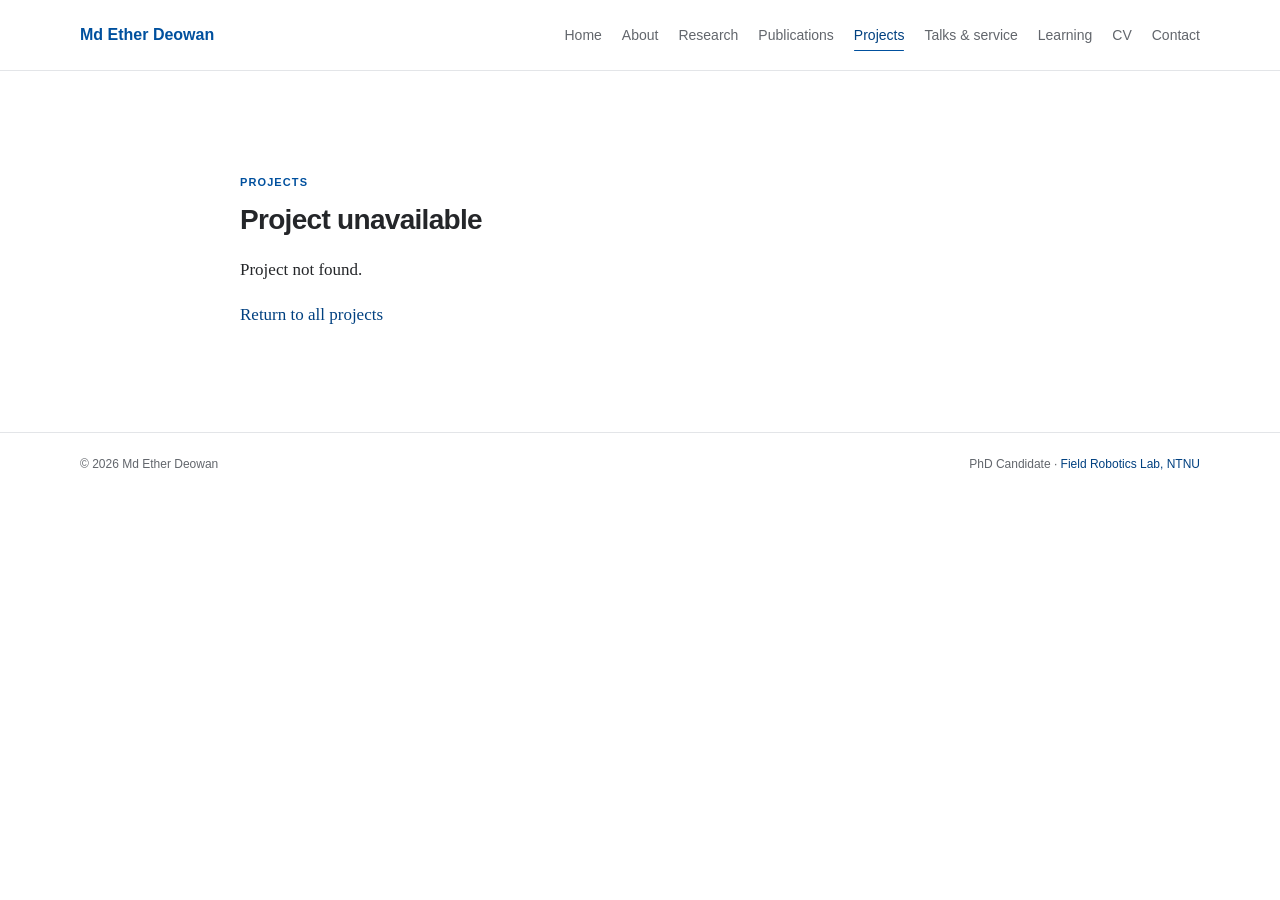
<file: project.html>
<!doctype html>
<html lang="en">
  <head>
    <meta charset="utf-8">
    <meta name="viewport" content="width=device-width, initial-scale=1">
    <meta name="description" content="Technical research project by Md Ether Deowan.">
    <title>Research project | Md Ether Deowan</title>
    <meta name="theme-color" content="#102d39">
    <link rel="icon" href="assets/images/favicon-32.png" sizes="32x32">
    <link rel="icon" href="assets/images/favicon-16.png" sizes="16x16">
    <link rel="apple-touch-icon" href="assets/images/apple-touch-icon.png">
    <link rel="manifest" href="site.webmanifest">
    <meta property="og:type" content="article">
    <meta property="og:site_name" content="Md Ether Deowan">
    <meta property="og:title" content="Research project | Md Ether Deowan">
    <meta property="og:description" content="Technical research project by Md Ether Deowan.">
    <meta property="og:image" content="https://eather0056.github.io/assets/images/og-cover.png">
    <meta name="twitter:card" content="summary_large_image">
    <meta name="twitter:title" content="Research project | Md Ether Deowan">
    <meta name="twitter:description" content="Technical research project by Md Ether Deowan.">
    <meta name="twitter:image" content="https://eather0056.github.io/assets/images/og-cover.png">
    <link rel="stylesheet" href="assets/css/styles.css">
    <script src="assets/js/main.js" defer></script>
    <script src="assets/js/project-detail.js" defer></script>
  </head>
  <body data-page="projects">
    <a class="skip-link" href="#main-content">Skip to content</a>
    <header id="site-header"></header>
    <main id="main-content" data-project-root></main>
    <footer id="site-footer"></footer>
  </body>
</html>
</file>
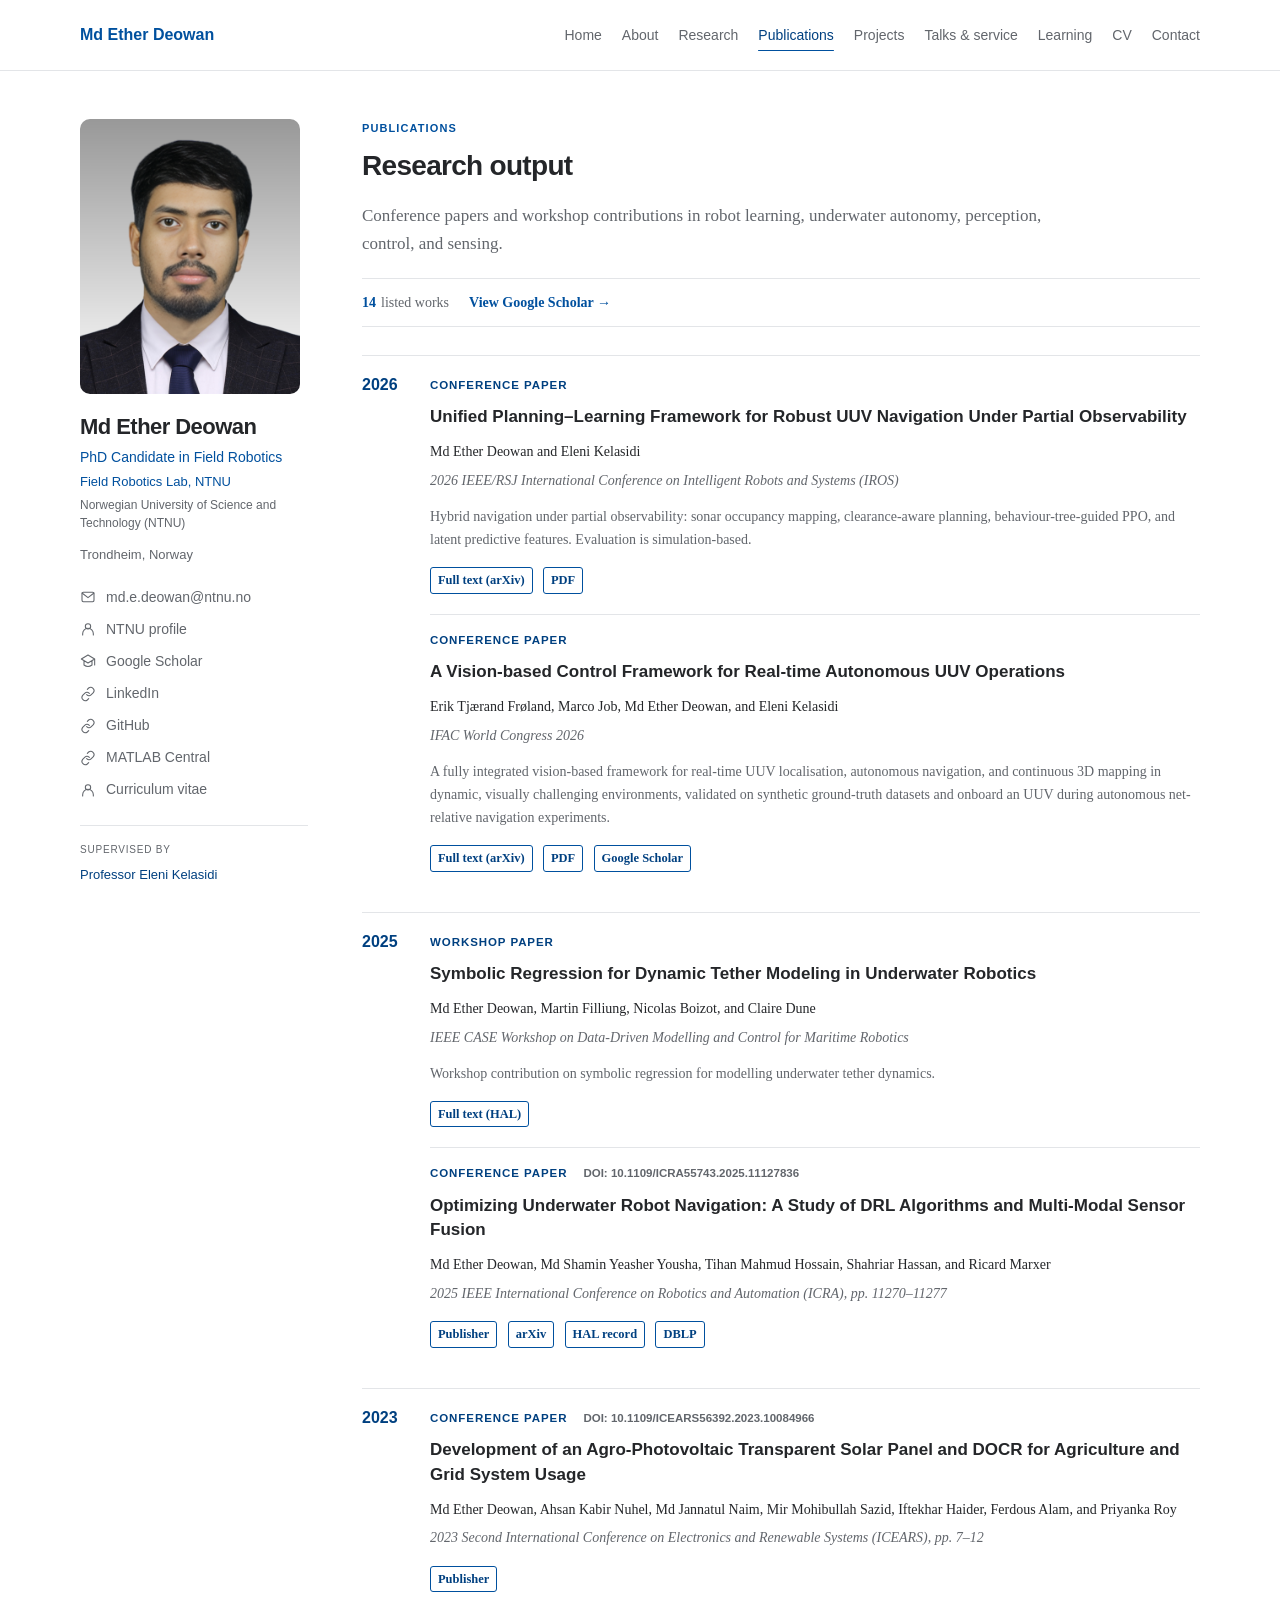
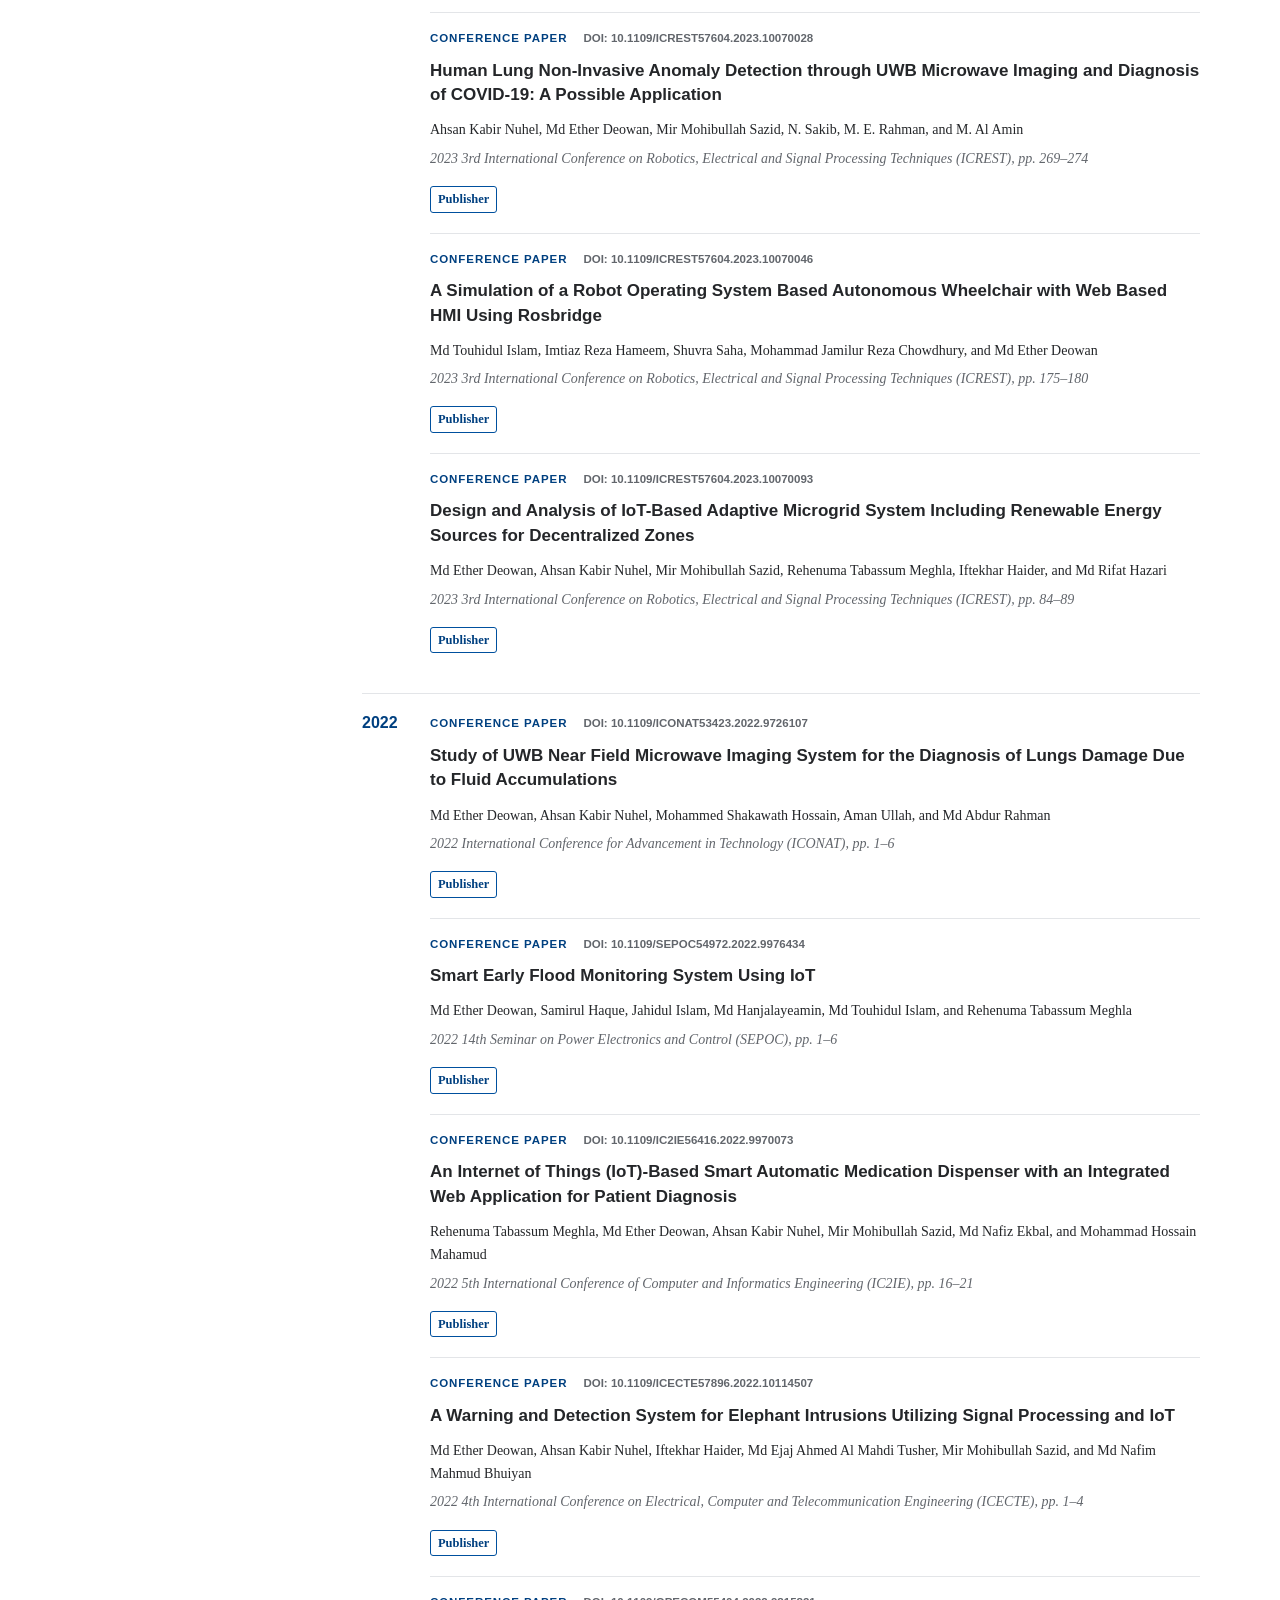
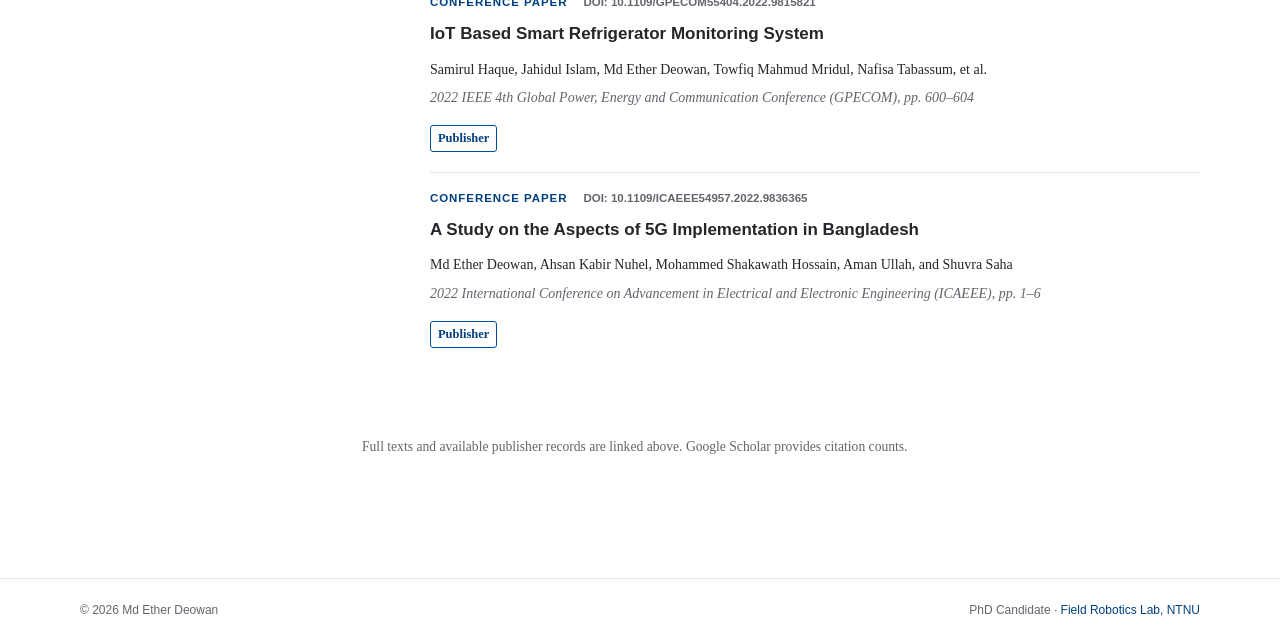
<file: publications.html>
<!doctype html>
<html lang="en">
  <head>
    <meta charset="utf-8">
    <meta name="viewport" content="width=device-width, initial-scale=1">
    <meta name="description" content="Conference papers and workshop contributions by Md Ether Deowan, including IROS 2026, IFAC 2026, ICRA 2025, and underwater robotics research.">
    <title>Publications | Md Ether Deowan</title>
    <link rel="canonical" href="https://eather0056.github.io/publications.html">
    <meta name="theme-color" content="#102d39">
    <link rel="icon" href="assets/images/favicon-32.png" sizes="32x32">
    <link rel="icon" href="assets/images/favicon-16.png" sizes="16x16">
    <link rel="apple-touch-icon" href="assets/images/apple-touch-icon.png">
    <link rel="manifest" href="site.webmanifest">
    <meta property="og:type" content="website">
    <meta property="og:site_name" content="Md Ether Deowan">
    <meta property="og:url" content="https://eather0056.github.io/publications.html">
    <meta property="og:title" content="Publications | Md Ether Deowan">
    <meta property="og:description" content="Conference papers and workshop contributions by Md Ether Deowan, including IROS 2026, IFAC 2026, ICRA 2025, and underwater robotics research.">
    <meta property="og:image" content="https://eather0056.github.io/assets/images/og-cover.png">
    <meta name="twitter:card" content="summary_large_image">
    <meta name="twitter:title" content="Publications | Md Ether Deowan">
    <meta name="twitter:description" content="Conference papers and workshop contributions by Md Ether Deowan, including IROS 2026, IFAC 2026, ICRA 2025, and underwater robotics research.">
    <meta name="twitter:image" content="https://eather0056.github.io/assets/images/og-cover.png">
    <link rel="stylesheet" href="assets/css/styles.css">
    <script src="assets/js/main.js" defer></script>
    <script src="assets/js/content.js" defer></script>
  </head>
  <body data-page="publications">
    <a class="skip-link" href="#main-content">Skip to content</a>
    <header id="site-header"></header>
    <main id="main-content" data-content-root></main>
    <footer id="site-footer"></footer>
  </body>
</html>
</file>
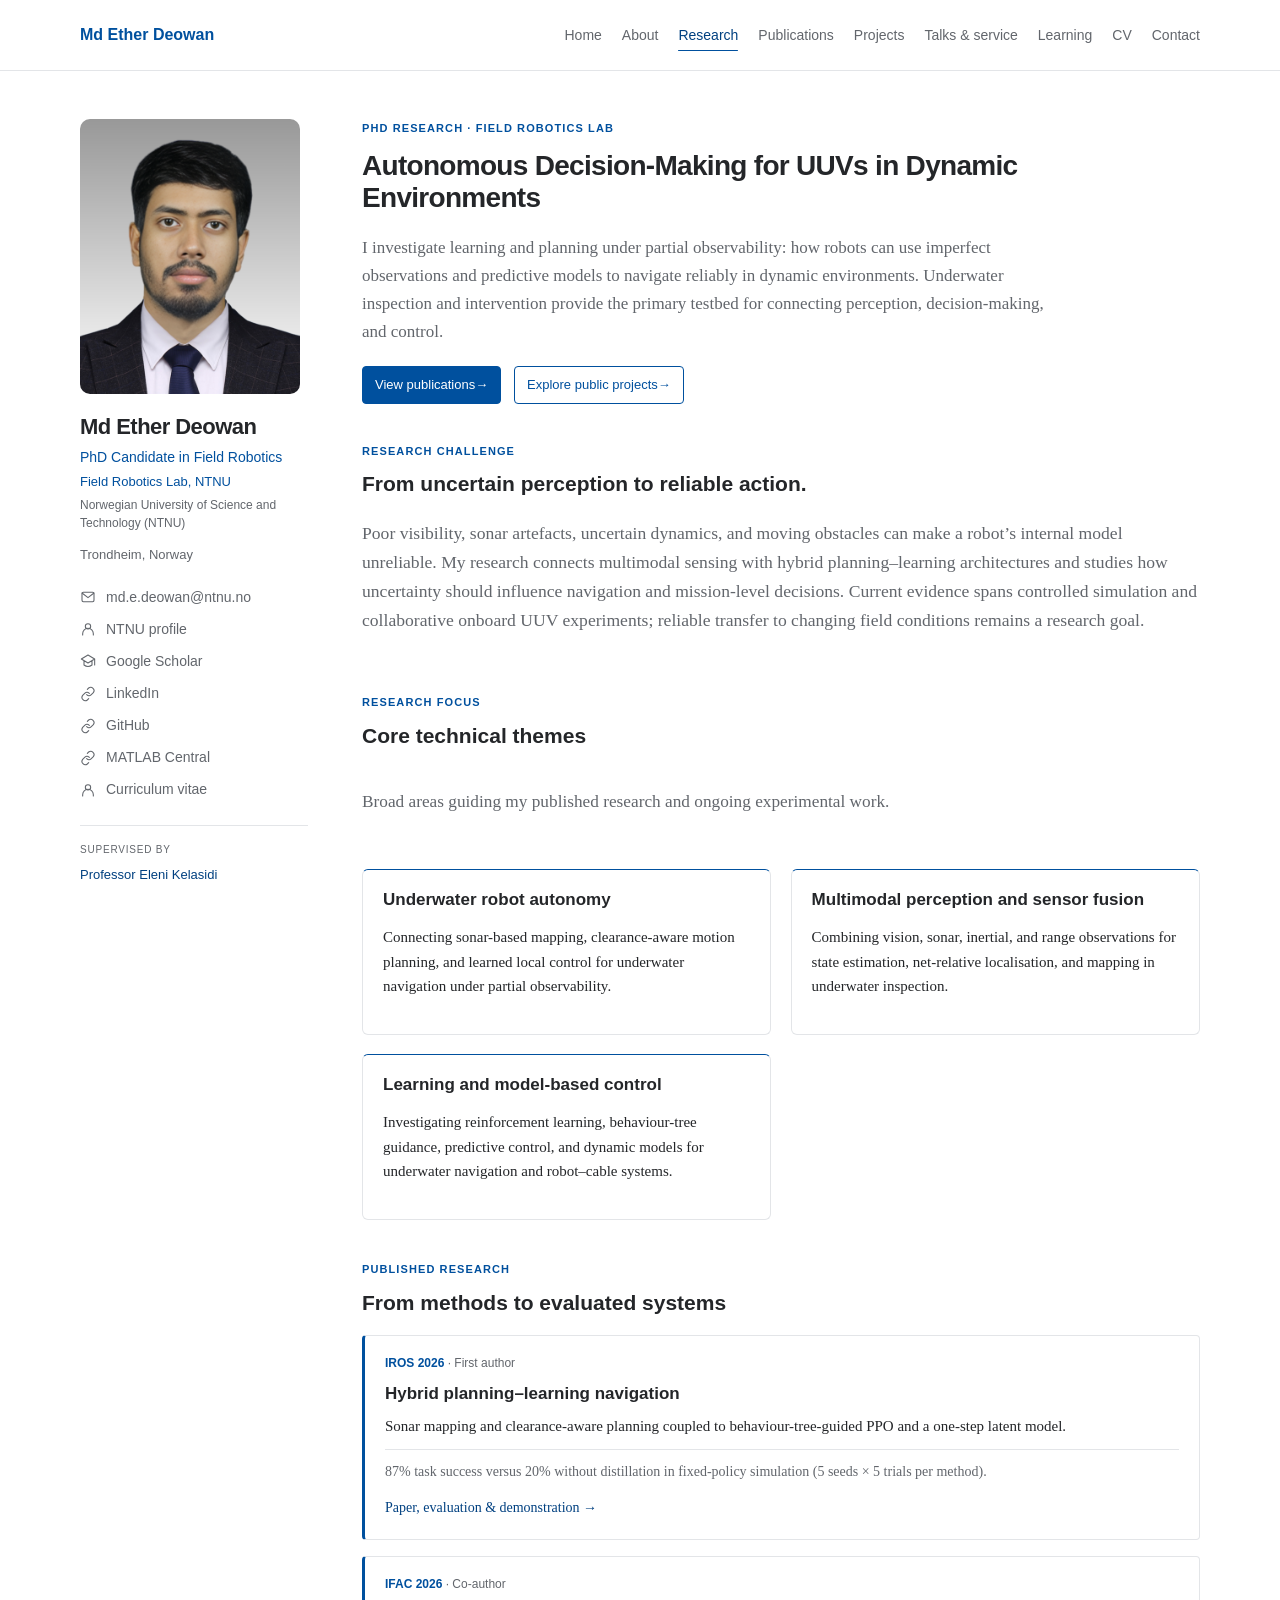
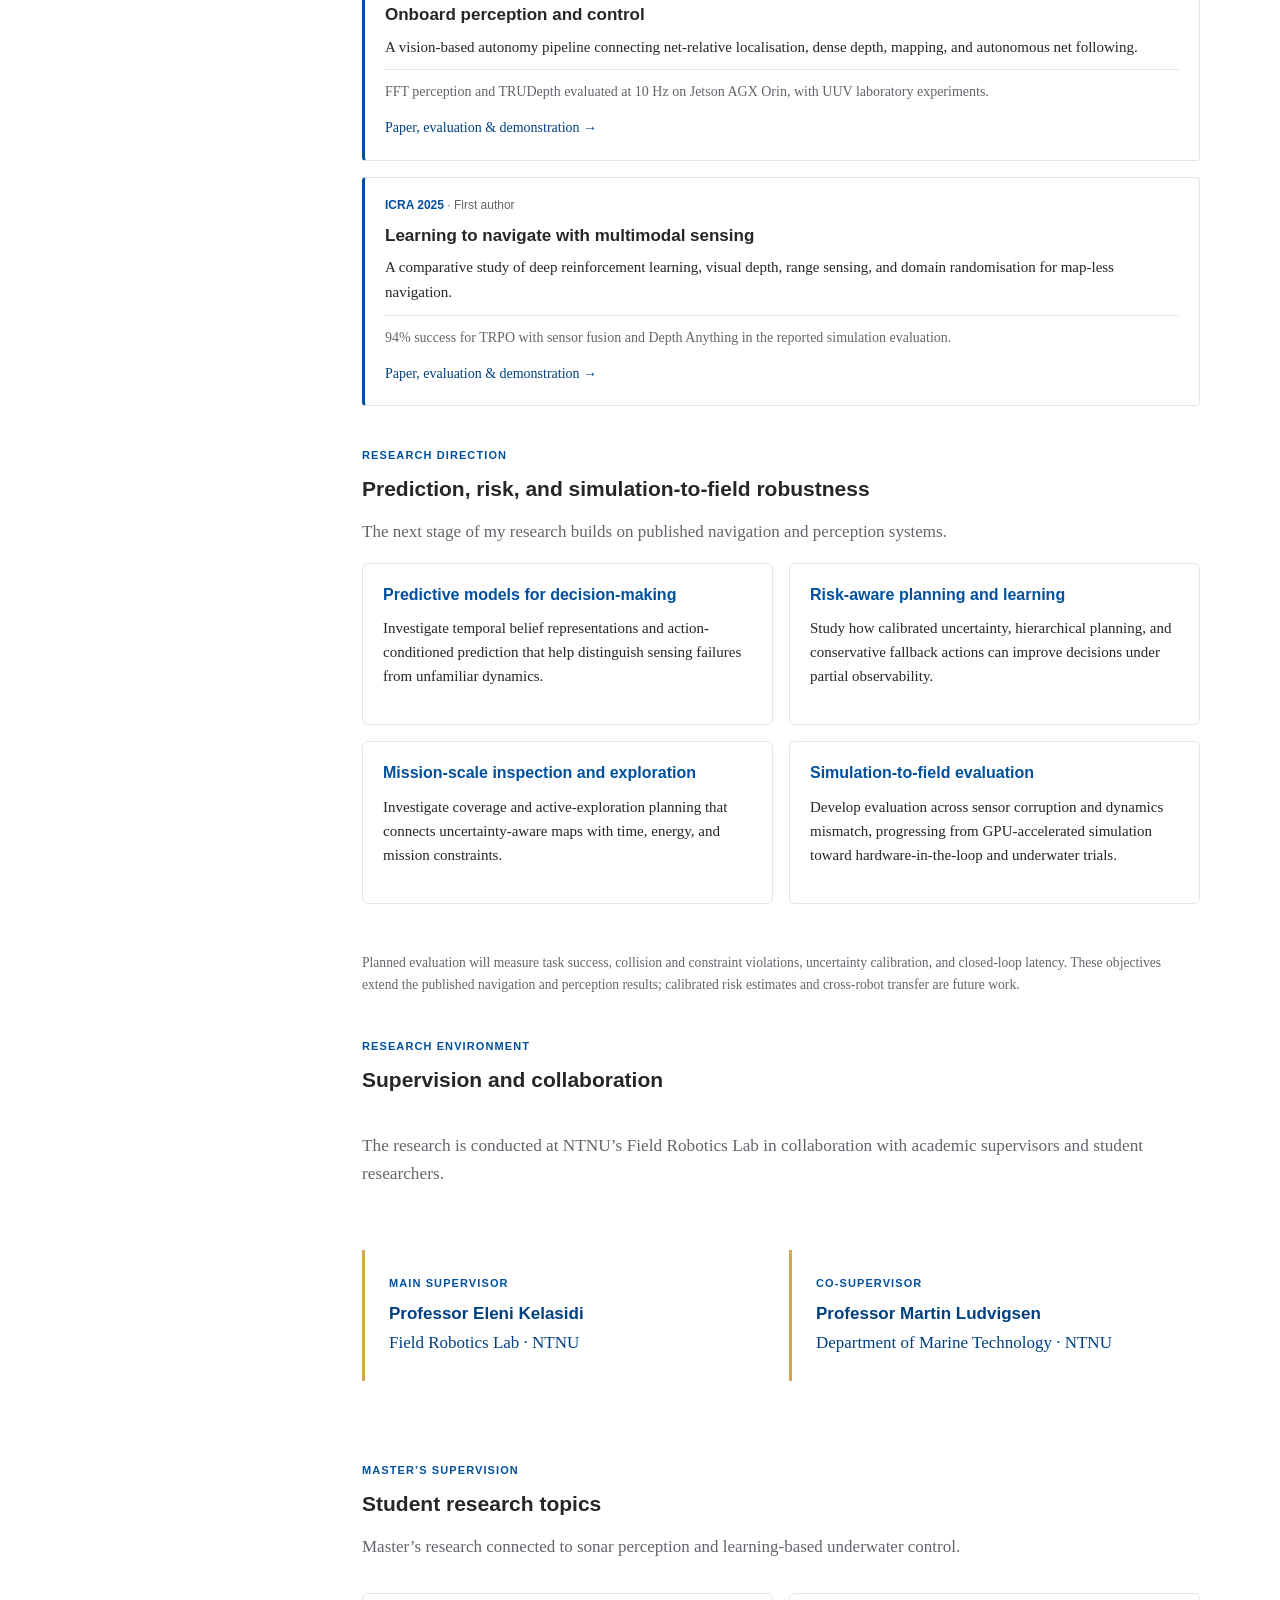
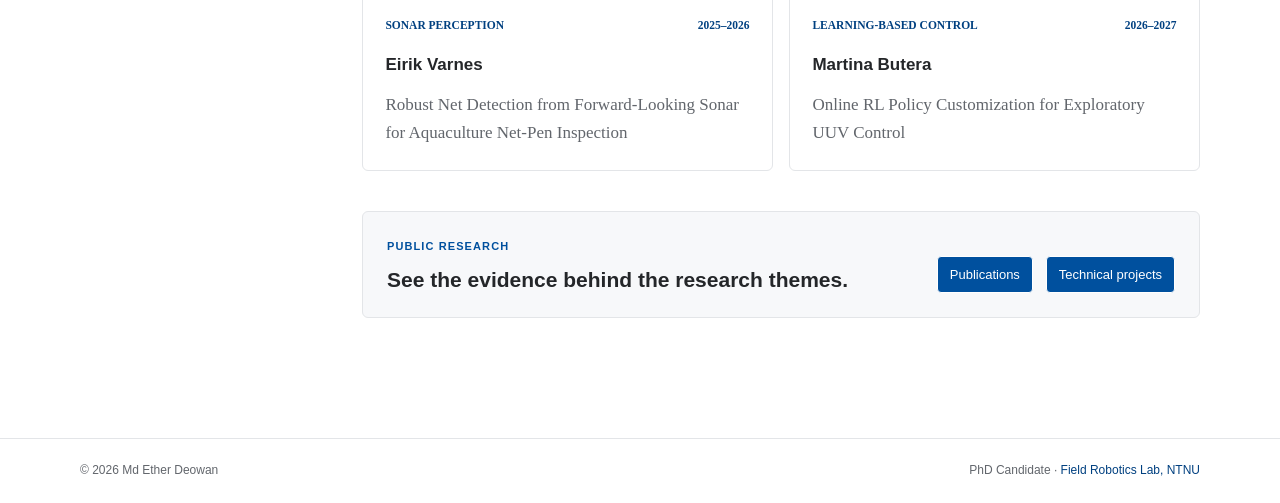
<file: research.html>
<!doctype html>
<html lang="en">
  <head>
    <meta charset="utf-8">
    <meta name="viewport" content="width=device-width, initial-scale=1">
    <meta name="description" content="Robot learning and planning under uncertainty: hybrid navigation, multimodal perception, predictive models, and simulation-to-field research at NTNU.">
    <title>Research | Md Ether Deowan</title>
    <link rel="canonical" href="https://eather0056.github.io/research.html">
    <meta name="theme-color" content="#102d39">
    <link rel="icon" href="assets/images/favicon-32.png" sizes="32x32">
    <link rel="icon" href="assets/images/favicon-16.png" sizes="16x16">
    <link rel="apple-touch-icon" href="assets/images/apple-touch-icon.png">
    <link rel="manifest" href="site.webmanifest">
    <meta property="og:type" content="website">
    <meta property="og:site_name" content="Md Ether Deowan">
    <meta property="og:url" content="https://eather0056.github.io/research.html">
    <meta property="og:title" content="Research | Md Ether Deowan">
    <meta property="og:description" content="Robot learning and planning under uncertainty: hybrid navigation, multimodal perception, predictive models, and simulation-to-field research at NTNU.">
    <meta property="og:image" content="https://eather0056.github.io/assets/images/og-cover.png">
    <meta name="twitter:card" content="summary_large_image">
    <meta name="twitter:title" content="Research | Md Ether Deowan">
    <meta name="twitter:description" content="Robot learning and planning under uncertainty: hybrid navigation, multimodal perception, predictive models, and simulation-to-field research at NTNU.">
    <meta name="twitter:image" content="https://eather0056.github.io/assets/images/og-cover.png">
    <link rel="stylesheet" href="assets/css/styles.css">
    <script src="assets/js/main.js" defer></script>
    <script src="assets/js/content.js" defer></script>
  </head>
  <body data-page="research">
    <a class="skip-link" href="#main-content">Skip to content</a>
    <header id="site-header"></header>
    <main id="main-content" data-content-root></main>
    <footer id="site-footer"></footer>
  </body>
</html>
</file>
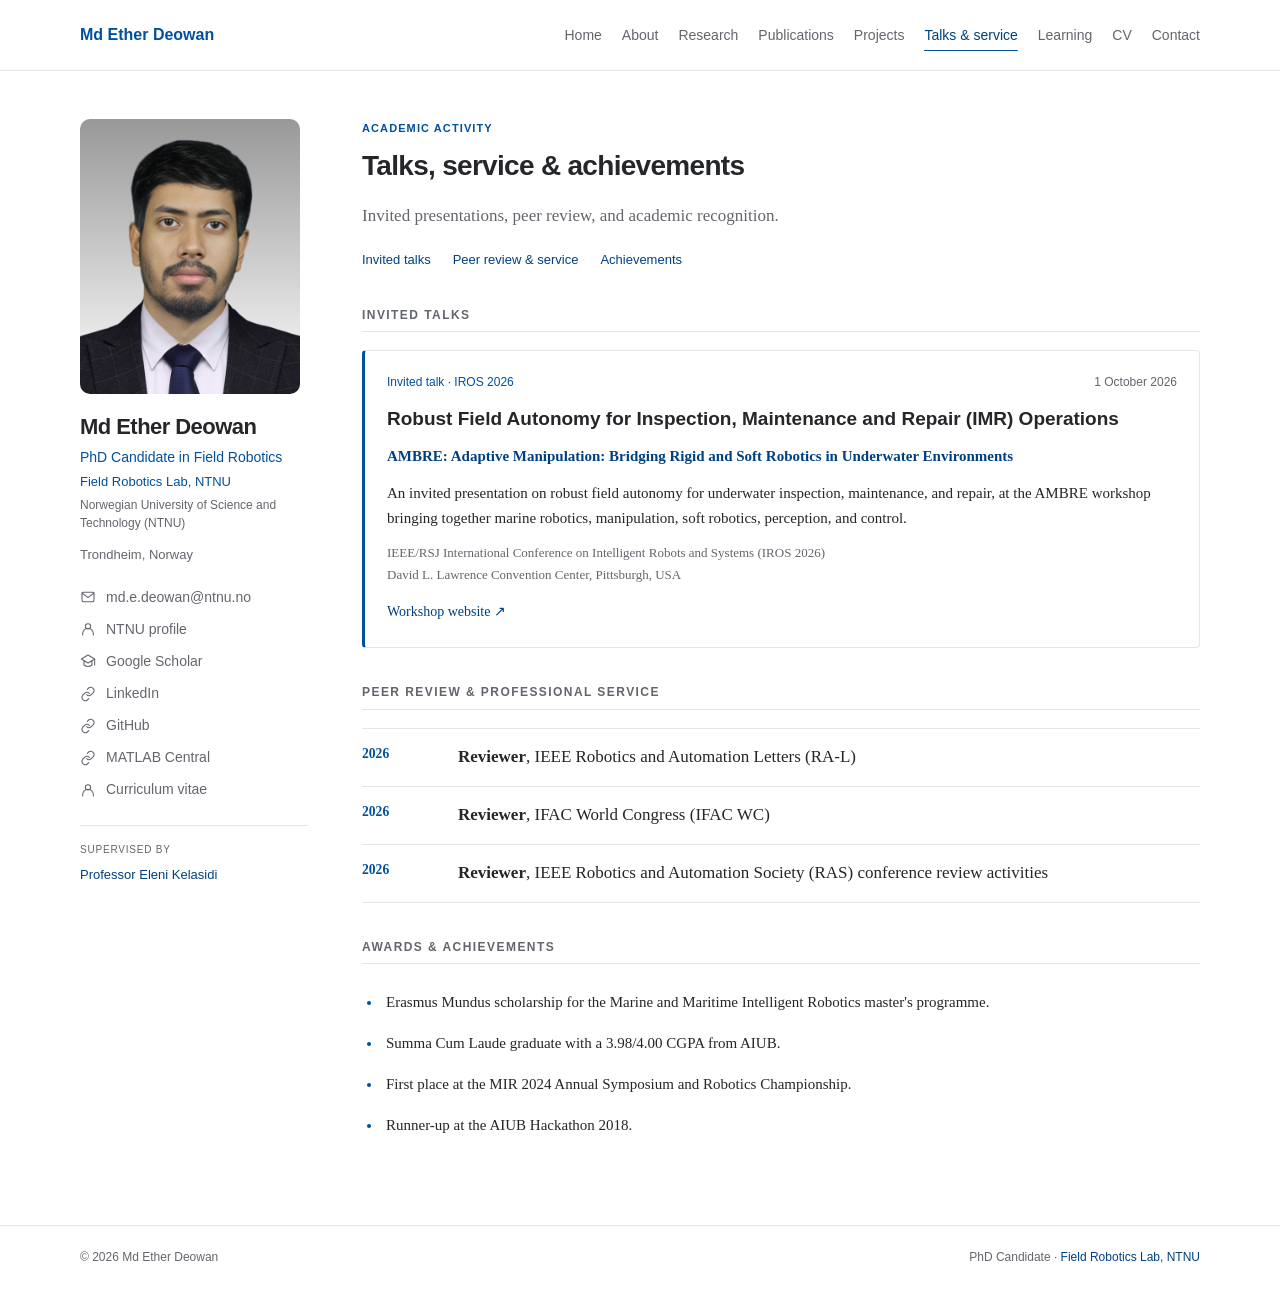
<file: talks.html>
<!doctype html>
<html lang="en">
  <head>
    <meta charset="utf-8">
    <meta name="viewport" content="width=device-width, initial-scale=1">
    <meta name="description" content="Invited talks, robotics peer review, and academic achievements of Md Ether Deowan, including the AMBRE workshop at IROS 2026.">
    <title>Talks &amp; Service | Md Ether Deowan</title>
    <link rel="canonical" href="https://eather0056.github.io/talks.html">
    <meta name="theme-color" content="#102d39">
    <link rel="icon" href="assets/images/favicon-32.png" sizes="32x32">
    <link rel="icon" href="assets/images/favicon-16.png" sizes="16x16">
    <link rel="apple-touch-icon" href="assets/images/apple-touch-icon.png">
    <link rel="manifest" href="site.webmanifest">
    <meta property="og:type" content="website">
    <meta property="og:site_name" content="Md Ether Deowan">
    <meta property="og:url" content="https://eather0056.github.io/talks.html">
    <meta property="og:title" content="Talks &amp; Service | Md Ether Deowan">
    <meta property="og:description" content="Invited talks, robotics peer review, and academic achievements of Md Ether Deowan, including the AMBRE workshop at IROS 2026.">
    <meta property="og:image" content="https://eather0056.github.io/assets/images/og-cover.png">
    <meta name="twitter:card" content="summary_large_image">
    <meta name="twitter:title" content="Talks &amp; Service | Md Ether Deowan">
    <meta name="twitter:description" content="Invited talks, robotics peer review, and academic achievements of Md Ether Deowan, including the AMBRE workshop at IROS 2026.">
    <meta name="twitter:image" content="https://eather0056.github.io/assets/images/og-cover.png">
    <link rel="stylesheet" href="assets/css/styles.css">
    <script src="assets/js/main.js" defer></script>
    <script src="assets/js/content.js" defer></script>
  </head>
  <body data-page="talks">
    <a class="skip-link" href="#main-content">Skip to content</a>
    <header id="site-header"></header>

    <main id="main-content" data-content-root></main>

    <footer id="site-footer"></footer>
  </body>
</html>
</file>
<file: assets/css/styles.css>
:root {
  --background: #ffffff;
  --surface: #ffffff;
  --surface-muted: #f7f8fa;
  --text: #242629;
  --text-muted: #62666c;
  --accent: #00509e;
  --accent-dark: #004080;
  --navy: #173b60;
  --gold: #d4a84f;
  --border: #e3e5e8;
  --shadow: none;
  --radius: 6px;
  --max-width: 1120px;
}

* { box-sizing: border-box; }

html { scroll-behavior: smooth; }

body {
  margin: 0;
  background: var(--background);
  color: var(--text);
  font-family: Inter, ui-sans-serif, system-ui, -apple-system, BlinkMacSystemFont, "Segoe UI", sans-serif;
  font-size: 1rem;
  line-height: 1.7;
  -webkit-font-smoothing: antialiased;
}

a { color: var(--accent-dark); }
a:hover { color: var(--accent); }

h1, h2, h3 {
  margin: 0 0 0.7em;
  font-family: Georgia, "Times New Roman", serif;
  line-height: 1.15;
}

h1 { font-size: clamp(3rem, 7vw, 5.8rem); letter-spacing: -0.045em; }
h2 { font-size: clamp(1.8rem, 4vw, 2.6rem); }
h3 { font-size: 1.35rem; }

.container {
  width: min(calc(100% - 2rem), var(--max-width));
  margin-inline: auto;
}

.content-width { max-width: 800px; }
.content-center { margin-inline: auto; }
.section { padding: clamp(4rem, 8vw, 7rem) 0; }
.section-compact { margin-top: 2.5rem; }
.section-muted { background: var(--surface-muted); }

.site-nav {
  position: sticky;
  top: 0;
  z-index: 10;
  border-bottom: 1px solid rgba(213, 224, 229, 0.9);
  background: rgba(244, 247, 246, 0.92);
  backdrop-filter: blur(12px);
}

.nav-inner {
  min-height: 82px;
  display: flex;
  align-items: center;
  justify-content: space-between;
  gap: 2rem;
}

.brand {
  display: flex;
  align-items: center;
  gap: 0.75rem;
  color: var(--text);
  font-family: Georgia, "Times New Roman", serif;
  font-size: 1.1rem;
  font-weight: 700;
  text-decoration: none;
}

.brand-mark {
  display: grid;
  width: 38px;
  aspect-ratio: 1;
  place-items: center;
  border-radius: 50%;
  background: var(--navy);
  color: white;
  font-family: Inter, ui-sans-serif, sans-serif;
  font-size: 0.72rem;
  letter-spacing: 0.08em;
}

.brand small { display: block; margin-top: 0.1rem; color: var(--text-muted); font-family: Inter, ui-sans-serif, sans-serif; font-size: 0.61rem; font-weight: 600; letter-spacing: 0.07em; text-transform: uppercase; }

.nav-links {
  display: flex;
  flex-wrap: wrap;
  gap: 0.3rem 1.1rem;
  margin: 0;
  padding: 0;
  list-style: none;
}

.nav-links a {
  position: relative;
  display: inline-block;
  color: var(--text-muted);
  font-size: 0.92rem;
  text-decoration: none;
  transition: color 160ms ease;
}

.nav-links a::after {
  content: "";
  position: absolute;
  left: 0;
  right: 100%;
  bottom: -6px;
  height: 2px;
  border-radius: 2px;
  background: var(--accent);
  transition: right 220ms ease;
}

.nav-links a:hover,
.nav-links a[aria-current="page"] { color: var(--accent-dark); }
.nav-links a:hover::after,
.nav-links a[aria-current="page"]::after { right: 0; }

.scroll-progress {
  position: fixed;
  top: 0;
  left: 0;
  z-index: 30;
  width: 0%;
  height: 3px;
  background: linear-gradient(90deg, var(--accent), var(--gold));
}

.hero {
  min-height: calc(100vh - 82px);
  display: grid;
  align-items: center;
  padding: clamp(4rem, 8vw, 7.5rem) 0;
  overflow: hidden;
  position: relative;
  background-image: radial-gradient(circle, rgba(16, 45, 57, 0.07) 1px, transparent 1.6px);
  background-size: 28px 28px;
}
.status-pill {
  display: inline-flex;
  align-items: center;
  gap: 0.55rem;
  margin: 0 0 1.5rem;
  padding: 0.4rem 0.9rem 0.4rem 0.7rem;
  border: 1px solid var(--border);
  border-radius: 999px;
  background: var(--surface);
  color: var(--text-muted);
  font-size: 0.82rem;
  font-weight: 700;
  box-shadow: 0 8px 20px rgba(16, 45, 57, 0.06);
}
.status-dot {
  width: 8px;
  height: 8px;
  flex: 0 0 auto;
  border-radius: 50%;
  background: #2fae6b;
  animation: status-pulse 2.4s ease-out infinite;
}
@keyframes status-pulse {
  0% { box-shadow: 0 0 0 0 rgba(47, 174, 107, 0.45); }
  70% { box-shadow: 0 0 0 8px rgba(47, 174, 107, 0); }
  100% { box-shadow: 0 0 0 0 rgba(47, 174, 107, 0); }
}
.hero-grid { display: grid; grid-template-columns: minmax(0, 1.15fr) minmax(300px, 0.7fr); gap: clamp(3rem, 8vw, 7rem); align-items: center; }
.hero-copy { position: relative; z-index: 1; }
.hero-role { margin: -1.8rem 0 1.4rem; color: var(--accent-dark); font-size: clamp(1.05rem, 2vw, 1.3rem); font-weight: 750; letter-spacing: 0.01em; }
.lead { max-width: 700px; color: var(--text-muted); font-size: clamp(1.15rem, 2vw, 1.4rem); }

.eyebrow,
.card-label {
  margin: 0 0 0.8rem;
  color: var(--accent);
  font-size: 0.78rem;
  font-weight: 800;
  letter-spacing: 0.16em;
  text-transform: uppercase;
}

.portrait-frame { position: relative; width: min(100%, 390px); margin: 0 auto; justify-self: end; }
.portrait-accent { position: absolute; inset: -1.4rem 1.5rem 2.5rem -1.4rem; border-radius: 45% 45% 18px 18px; background: var(--navy); transform: rotate(-3deg); }
.portrait-accent::before,
.portrait-accent::after {
  content: "";
  position: absolute;
  inset: 0;
  border-radius: inherit;
  border: 1px solid rgba(212, 168, 79, 0.55);
  opacity: 0;
  animation: sonar-ring 4s ease-out infinite;
}
.portrait-accent::after { animation-delay: 2s; }
@keyframes sonar-ring {
  0% { transform: scale(0.88); opacity: 0.5; }
  100% { transform: scale(1.32); opacity: 0; }
}
.profile-photo {
  position: relative;
  display: block;
  width: 100%;
  height: clamp(420px, 48vw, 540px);
  border-radius: 48% 48% 16px 16px;
  object-fit: cover;
  object-position: center 24%;
  box-shadow: var(--shadow);
  filter: saturate(0.88) contrast(1.03);
}
.portrait-frame figcaption { position: relative; display: flex; flex-direction: column; margin: -1.1rem 1.2rem 0; padding: 1rem 1.2rem; border-left: 3px solid var(--gold); background: white; box-shadow: 0 12px 30px rgba(16, 45, 57, 0.13); }
.portrait-frame figcaption span { color: var(--text-muted); font-size: 0.8rem; }

.button-row { display: flex; flex-wrap: wrap; gap: 0.8rem; margin-top: 2rem; }
.button {
  display: inline-flex;
  padding: 0.7rem 1.1rem;
  border: 1px solid var(--accent);
  border-radius: 999px;
  background: var(--accent);
  color: white;
  font-weight: 700;
  text-decoration: none;
  transition: transform 160ms ease, background 160ms ease;
}
.button:hover { background: var(--accent-dark); color: white; transform: translateY(-2px); }
.button-secondary { background: transparent; color: var(--accent-dark); }
.button-secondary:hover { background: var(--surface); color: var(--accent-dark); }

.button span[aria-hidden="true"],
.text-link span[aria-hidden="true"],
.project-read-more span[aria-hidden="true"] {
  display: inline-block;
  transition: transform 200ms ease;
}
.button:hover span[aria-hidden="true"],
.text-link:hover span[aria-hidden="true"],
.project-read-more:hover span[aria-hidden="true"] {
  transform: translateX(4px);
}

.card-grid { display: grid; grid-template-columns: repeat(3, 1fr); gap: 1.2rem; }
.card,
.placeholder-block {
  border: 1px solid var(--border);
  border-radius: var(--radius);
  background: var(--surface);
  box-shadow: var(--shadow);
}
.card { padding: 1.65rem; transition: transform 180ms ease, box-shadow 180ms ease; }
.card:hover { transform: translateY(-4px); box-shadow: 0 28px 55px rgba(16, 45, 57, 0.13); }
.placeholder-block { margin-top: 2rem; padding: 2rem; }
.placeholder-note { max-width: 700px; color: var(--text-muted); }

.profile-links {
  display: flex;
  flex-wrap: wrap;
  gap: 0.5rem 1.2rem;
  margin-top: 1.5rem;
  font-size: 0.92rem;
  font-weight: 700;
}

.profile-links-large { margin-top: 2.5rem; font-size: 1rem; }

.section-heading {
  display: flex;
  align-items: center;
  justify-content: space-between;
  gap: 1.5rem;
  margin-bottom: 2rem;
}

.section-heading h1,
.section-heading h2,
.section-heading p { margin-bottom: 0; }

.project-list {
  display: grid;
  grid-template-columns: repeat(2, minmax(0, 1fr));
  gap: 1.2rem;
}

.project-card h2 { font-size: 1.45rem; }
.project-card h2 a { color: var(--text); text-decoration-color: var(--accent); text-decoration-thickness: 2px; text-underline-offset: 4px; }
.project-card { overflow: hidden; padding: 0; }
.project-card-body { padding: 1.5rem; }
.project-media { display: block; overflow: hidden; border-bottom: 1px solid var(--border); background: var(--surface-muted); }
.project-media img { display: block; width: 100%; height: 220px; object-fit: cover; transition: transform 240ms ease; }
.project-media:hover img { transform: scale(1.025); }
.project-read-more { display: inline-block; margin-top: 1.25rem; font-size: 0.86rem; font-weight: 800; text-decoration: none; }
.project-card-featured { grid-column: span 2; display: grid; grid-template-columns: minmax(0, 1.15fr) minmax(300px, 0.85fr); }
.project-card-featured .project-media { border-right: 1px solid var(--border); border-bottom: 0; }
.project-card-featured .project-media img { height: 100%; min-height: 320px; padding: 1rem; object-fit: contain; }

.project-archive {
  margin-top: clamp(5rem, 10vw, 8rem);
  padding-top: 3rem;
  border-top: 1px solid var(--border);
}

.archive-intro { max-width: 720px; margin-top: 0.65rem !important; color: var(--text-muted); }
.archive-count { flex: 0 0 auto; padding: 0.45rem 0.75rem; border-radius: 999px; background: var(--surface-muted); color: var(--text-muted); font-size: 0.82rem; font-weight: 800; }
.archive-grid { display: grid; grid-template-columns: repeat(3, minmax(0, 1fr)); gap: 1rem; }
.archive-grid .project-card-body { padding: 1.2rem; }
.archive-grid .project-card h2 { font-size: 1.08rem; }
.archive-grid .project-card p { font-size: 0.9rem; }
.archive-grid .project-read-more { margin-top: 0.9rem; }

.tag-list {
  display: flex;
  flex-wrap: wrap;
  gap: 0.45rem;
  margin: 1.2rem 0 0;
  padding: 0;
  list-style: none;
}

.tag-list li {
  padding: 0.25rem 0.6rem;
  border-radius: 999px;
  background: var(--surface-muted);
  color: var(--text-muted);
  font-size: 0.78rem;
  font-weight: 700;
}

.bio-copy { font-size: 1.12rem; }

.impact-strip { background: var(--navy); color: white; }
.impact-grid { display: grid; grid-template-columns: repeat(4, 1fr); }
.impact-grid div { padding: 1.6rem 2rem; border-left: 1px solid rgba(255, 255, 255, 0.15); }
.impact-grid div:last-child { border-right: 1px solid rgba(255, 255, 255, 0.15); }
.impact-grid strong { display: block; color: #fff; font-family: Georgia, "Times New Roman", serif; font-size: 1.9rem; }
.impact-grid span { color: #c7d8d7; font-size: 0.78rem; letter-spacing: 0.06em; text-transform: uppercase; }

.section-intro { display: grid; grid-template-columns: 1fr 0.8fr; gap: 3rem; align-items: end; }
.section-intro > p { margin-bottom: 0.8rem; color: var(--text-muted); font-size: 1.08rem; }
.card-number { display: block; margin-bottom: 2rem; color: var(--accent); font-family: Georgia, serif; font-size: 0.9rem; font-weight: 700; }
.theme-card { border-top: 3px solid var(--accent); }
.theme-head { display: flex; align-items: center; gap: 0.85rem; margin-bottom: 1.3rem; }
.theme-head .card-number { margin: 0; }
.theme-icon {
  display: inline-flex;
  align-items: center;
  justify-content: center;
  width: 42px;
  height: 42px;
  flex: 0 0 auto;
  border-radius: 50%;
  background: var(--surface-muted);
  color: var(--accent-dark);
}
.theme-icon svg { width: 21px; height: 21px; }
.text-link { font-weight: 750; text-decoration: none; }

.about-grid { display: grid; grid-template-columns: 290px minmax(0, 720px); gap: clamp(2.5rem, 7vw, 6rem); align-items: center; margin-bottom: 4rem; }
.about-photo { width: 100%; aspect-ratio: 4 / 5; border-radius: var(--radius); object-fit: cover; object-position: center 20%; box-shadow: var(--shadow); }
.about-photo { height: 360px; }

.callout-section { padding-top: 0; }
.callout { display: flex; align-items: center; justify-content: space-between; gap: 3rem; padding: clamp(2.4rem, 6vw, 4.5rem); border-radius: calc(var(--radius) * 1.5); background: var(--navy); color: white; }
.callout h2 { max-width: 720px; margin-bottom: 0; }
.callout .eyebrow { color: #77c7bf; }
.button-light { flex: 0 0 auto; border-color: white; background: white; color: var(--navy); }
.button-light:hover { background: #eaf0ee; color: var(--navy); }

.facts {
  display: grid;
  gap: 0;
  margin: 2.5rem 0 4rem;
  border-top: 1px solid var(--border);
}

.facts div {
  display: grid;
  grid-template-columns: 150px 1fr;
  gap: 1rem;
  padding: 0.8rem 0;
  border-bottom: 1px solid var(--border);
}

.facts dt { color: var(--text-muted); font-weight: 700; }
.facts dd { margin: 0; }

.timeline { margin: 1.5rem 0; }
.timeline-item {
  display: grid;
  grid-template-columns: 130px 1fr;
  gap: 1.5rem;
  padding: 1.4rem 0;
  border-top: 1px solid var(--border);
}
.timeline-date { margin: 0; color: var(--accent); font-size: 0.86rem; font-weight: 800; }
.timeline-item h3 { margin-bottom: 0.25rem; }
.timeline-org { margin: 0 0 0.5rem; color: var(--text-muted); }
.timeline-item div > p:last-child { margin-bottom: 0; }
.content-section-title { margin-top: 4rem; }

.research-statement { margin-top: 4rem; }

/* PhD research programme */
.research-hero {
  padding: clamp(4rem, 9vw, 7rem) 0;
  background-image: linear-gradient(135deg, var(--navy), #164a51), radial-gradient(circle, rgba(255, 255, 255, 0.09) 1px, transparent 1.6px);
  background-size: auto, 28px 28px;
  color: white;
}
.research-hero h1 { max-width: 920px; color: white; font-size: clamp(3rem, 7vw, 5.4rem); }
.research-hero .lead { color: #d7e5e2; }
.research-hero .eyebrow { color: #78d1c7; }
.research-hero .button-secondary { border-color: #8eb8b4; color: white; }
.research-hero-simple { max-width: 980px; }
.research-context { display: grid; grid-template-columns: .8fr 1.2fr; gap: clamp(2.5rem, 8vw, 7rem); align-items: start; }
.research-context p:last-child { margin-top: 0; color: var(--text-muted); font-size: 1.1rem; }
.supervisor-grid { display: grid; grid-template-columns: repeat(2, 1fr); gap: 1rem; margin-top: 3rem; }
.supervisor-grid article { padding: 1.5rem; border-left: 3px solid var(--gold); background: white; }
.supervisor-grid h3 { margin-bottom: .3rem; }
.supervisor-grid p:last-child { margin: 0; color: var(--text-muted); }
.student-heading { margin-top: 5rem; }
.student-heading > p:last-child { color: var(--text-muted); }
.student-grid { display: grid; grid-template-columns: repeat(3, 1fr); gap: 1rem; margin-top: 2rem; }
.student-card { padding: 1.4rem; border: 1px solid var(--border); border-radius: var(--radius); background: white; }
.student-meta { display: flex; justify-content: space-between; gap: .75rem; color: var(--accent-dark); font-size: .72rem; font-weight: 800; text-transform: uppercase; }
.student-card h3 { margin: 1.2rem 0 .4rem; }
.student-card p { margin-bottom: 0; color: var(--text-muted); }

.publication-groups { margin-top: 3rem; }
.publication-groups > section { display: grid; grid-template-columns: 90px 1fr; gap: 2rem; padding: 2rem 0; border-top: 1px solid var(--border); }
.publication-groups > section > h2 { color: var(--accent-dark); font-size: 1.5rem; }
.publication-list { display: grid; gap: 1rem; }
.publication-header { display: grid; grid-template-columns: minmax(0, 1fr) 220px; gap: 4rem; align-items: end; }
.scholar-card { display: flex; flex-direction: column; padding: 1.5rem; border-radius: var(--radius); background: var(--navy); color: white; }
.scholar-card strong { font-family: Georgia, serif; font-size: 2.5rem; line-height: 1; }
.scholar-card span { margin: 0.25rem 0 1rem; color: #c7d8d7; font-size: 0.78rem; text-transform: uppercase; }
.scholar-card a { color: white; font-weight: 700; }
.publication-card { padding: 1.5rem; border: 1px solid var(--border); border-radius: var(--radius); background: var(--surface); box-shadow: 0 10px 30px rgba(16, 45, 57, 0.05); }
.publication-card h3 { margin: 0.65rem 0; font-size: 1.25rem; }
.publication-meta { display: flex; flex-wrap: wrap; gap: 0.5rem 1rem; color: var(--accent-dark); font-size: 0.72rem; font-weight: 800; letter-spacing: 0.08em; text-transform: uppercase; }
.publication-doi { color: var(--text-muted); letter-spacing: 0; text-transform: none; }
.publication-authors { margin: 0 0 0.35rem; font-weight: 650; }
.publication-venue { margin: 0; color: var(--text-muted); font-style: italic; }
.publication-description { margin: 0.8rem 0 0; color: var(--text-muted); }
.publication-links { display: flex; flex-wrap: wrap; gap: 0.65rem; margin-top: 1rem; }
.publication-links a { padding: 0.3rem 0.7rem; border: 1px solid var(--accent); border-radius: 999px; font-size: 0.78rem; font-weight: 750; text-decoration: none; }

.skills-grid { display: grid; grid-template-columns: repeat(2, 1fr); gap: 1rem; }
.skills-grid section { padding: 1.2rem; border: 1px solid var(--border); border-radius: var(--radius); background: var(--surface); }
.skills-grid ul { margin-bottom: 0; padding-left: 1.2rem; }
.data-note { margin-top: 3rem; color: var(--text-muted); font-size: 0.85rem; }
.service-list { border-top: 1px solid var(--border); }
.service-list article { display: grid; grid-template-columns: 80px 1fr; gap: 1rem; padding: .9rem 0; border-bottom: 1px solid var(--border); }
.service-list article > span { color: var(--accent); font-size: .85rem; font-weight: 800; }
.service-list p { margin: 0; }

/* Technical project case studies */
.case-hero {
  padding: clamp(4rem, 9vw, 7rem) 0;
  background-image: linear-gradient(135deg, var(--navy), #164a51), radial-gradient(circle, rgba(255, 255, 255, 0.09) 1px, transparent 1.6px);
  background-size: auto, 28px 28px;
  color: white;
}
.case-hero h1 { max-width: 900px; margin-top: 0.35rem; color: white; font-size: clamp(3rem, 7vw, 5.5rem); }
.case-hero .lead { color: #d7e5e2; }
.case-hero .eyebrow { color: #78d1c7; }
.case-back { display: inline-block; margin-bottom: 3.5rem; color: #d7e5e2; font-size: 0.88rem; font-weight: 750; text-decoration: none; transition: color 160ms ease, transform 160ms ease; }
.case-back:hover { color: white; transform: translateX(-3px); }
.case-hero-grid { display: grid; grid-template-columns: minmax(0, 1.5fr) minmax(260px, 0.55fr); gap: clamp(3rem, 8vw, 7rem); align-items: end; }
.case-hero .button-secondary { border-color: #8eb8b4; color: white; }
.case-hero .button-secondary:hover { color: var(--navy); }
.case-facts { margin: 0; border-top: 1px solid rgba(255,255,255,.25); }
.case-facts div { padding: 0.8rem 0; border-bottom: 1px solid rgba(255,255,255,.2); }
.case-facts dt { color: #8fc8c2; font-size: 0.72rem; font-weight: 800; letter-spacing: .09em; text-transform: uppercase; }
.case-facts dd { margin: 0.15rem 0 0; line-height: 1.45; }
.case-media-band { padding: clamp(2rem, 5vw, 4rem) 0; background: #071d25; }
.video-shell { position: relative; overflow: hidden; width: min(100%, 1000px); margin: auto; aspect-ratio: 16/9; border-radius: var(--radius); box-shadow: 0 30px 80px rgba(0,0,0,.3); }
.video-shell iframe { position: absolute; inset: 0; width: 100%; height: 100%; border: 0; }
.case-nav { position: sticky; top: 82px; z-index: 8; overflow-x: auto; border-bottom: 1px solid var(--border); background: rgba(255,255,255,.95); backdrop-filter: blur(10px); }
.case-nav .container { display: flex; align-items: center; gap: 1.4rem; min-height: 54px; white-space: nowrap; }
.case-nav span { color: var(--text-muted); font-size: .72rem; font-weight: 800; letter-spacing: .08em; text-transform: uppercase; }
.case-nav a { font-size: .86rem; font-weight: 700; text-decoration: none; }
.case-copy-grid { display: grid; grid-template-columns: minmax(240px, .65fr) minmax(0, 1.35fr); gap: clamp(2.5rem, 8vw, 7rem); align-items: start; }
.case-copy-grid h2 { max-width: 450px; }
.case-prose { color: var(--text-muted); font-size: 1.08rem; }
.case-prose p:first-child { margin-top: 0; }
.case-stage-grid { display: grid; grid-template-columns: repeat(4, 1fr); gap: 1rem; margin-top: 3.5rem; }
.case-stage-grid article { padding: 1.35rem; border-top: 3px solid var(--accent); background: white; box-shadow: 0 10px 30px rgba(16,45,57,.06); }
.case-stage-grid span { color: var(--accent); font-family: Georgia, serif; font-weight: 800; }
.case-stage-grid h3 { margin: 1.4rem 0 .35rem; }
.case-stage-grid p { margin: 0; color: var(--text-muted); font-size: .9rem; }
.case-figure { margin: 3rem 0 0; padding: 1rem; border: 1px solid var(--border); border-radius: var(--radius); background: white; box-shadow: var(--shadow); }
.case-figure img { display: block; width: 100%; height: auto; border-radius: calc(var(--radius) - 5px); }
.case-figure figcaption { padding: .8rem .25rem 0; color: var(--text-muted); font-size: .82rem; }
.case-figure-wide img { max-height: 520px; object-fit: contain; }
.case-columns { display: grid; grid-template-columns: repeat(3, 1fr); gap: 1.25rem; margin-top: 2rem; }
.case-columns article { padding: 1.25rem; }
.case-columns p { color: var(--text-muted); }
.comparison-grid { display: grid; grid-template-columns: 1fr 1fr; gap: 1.25rem; }
.comparison-grid .case-figure img { aspect-ratio: 4/3; object-fit: contain; }
.metrics-grid { display: grid; grid-template-columns: repeat(4, 1fr); gap: 1rem; margin: 3.5rem 0; }
.metrics-grid article { padding: 1.5rem; border-radius: var(--radius); background: var(--navy); color: white; }
.metrics-grid strong { display: block; color: #7bd4ca; font-family: Georgia, serif; font-size: clamp(2rem, 4vw, 3rem); }
.metrics-grid span { display: block; font-weight: 800; }
.metrics-grid p { margin-bottom: 0; color: #bfd1ce; font-size: .82rem; }
.limitations { display: grid; grid-template-columns: .55fr 1.45fr; gap: 1rem 3rem; padding: clamp(1.5rem, 4vw, 3rem); border-left: 4px solid var(--gold); background: var(--surface-muted); }
.limitations h3 { margin: 0; }
.limitations ul { margin: 0 0 1rem; }
.case-resources { background: var(--navy); color: white; }
.case-resources h2, .case-resources h3 { color: white; }
.case-resources .eyebrow { color: #78d1c7; }
.resource-grid { display: grid; grid-template-columns: 1fr 1fr; gap: 1rem; margin-top: 2rem; }
.resource-grid a { display: flex; flex-direction: column; padding: 1.4rem; border: 1px solid rgba(255,255,255,.2); border-radius: var(--radius); color: white; text-decoration: none; transition: border-color 160ms ease, transform 160ms ease; }
.resource-grid a:hover { border-color: #78d1c7; color: white; transform: translateY(-2px); }
.resource-grid span { color: #bfd1ce; font-size: .88rem; }
.resource-video-title { margin-top: 3rem; }
.video-link-grid { display: flex; flex-wrap: wrap; gap: .7rem; }
.video-link-grid a { padding: .45rem .8rem; border-radius: 999px; background: rgba(255,255,255,.1); color: white; font-size: .83rem; font-weight: 700; text-decoration: none; }


/* Learning resources */
.learning-list { display: grid; gap: 1rem; margin-top: 3rem; }
.learning-card-simple { padding: 1.5rem; border: 1px solid var(--border); border-radius: 6px; background: white; }
.learning-card-simple h2 { margin: .5rem 0; font-family: -apple-system, BlinkMacSystemFont, "Segoe UI", sans-serif; font-size: 1.55rem; }
.learning-card-simple h2 a { color: var(--text); text-underline-offset: 4px; }
.learning-card-simple > p:not(.card-label) { color: var(--text-muted); }
.learning-meta { display: flex; gap: .5rem; margin-bottom: .8rem; }
.learning-meta span { color: var(--text-muted); font-size: .78rem; font-weight: 700; }
.learning-meta span + span::before { content: "·"; margin-right: .5rem; }
.learning-read { display: inline-block; margin-top: 1.2rem; }
.notebook-shell { width: min(calc(100% - 2rem), 1080px); margin: 2rem auto 5rem; }
.notebook-toolbar { display: flex; justify-content: space-between; gap: 1rem; padding: .75rem 1rem; border: 1px solid #d7d7d7; border-bottom: 0; border-radius: 6px 6px 0 0; background: #f3f3f3; color: #666; font-size: .82rem; }
.notebook-toolbar a { font-weight: 700; text-decoration: none; }
.notebook-page { padding: clamp(1rem, 4vw, 3rem); border: 1px solid #d7d7d7; background: white; color: #222; font-family: -apple-system, BlinkMacSystemFont, "Segoe UI", sans-serif; line-height: 1.55; }
.nb-markdown { max-width: 900px; margin: 0 auto; padding: 1rem 0; }
.nb-markdown h2 { margin: 1.3rem 0 .7rem; font-family: -apple-system, BlinkMacSystemFont, "Segoe UI", sans-serif; font-size: 2rem; letter-spacing: -.02em; }
.nb-markdown h3 { margin: 2rem 0 .6rem; font-family: -apple-system, BlinkMacSystemFont, "Segoe UI", sans-serif; font-size: 1.45rem; }
.nb-markdown h4 { margin: 1.5rem 0 .5rem; font-family: -apple-system, BlinkMacSystemFont, "Segoe UI", sans-serif; font-size: 1.15rem; }
.nb-markdown p { margin: .65rem 0; }
.nb-markdown li + li { margin-top: .3rem; }
.nb-markdown code { padding: .1rem .3rem; border-radius: 3px; background: #f1f1f1; font-size: .9em; }
.notebook-animation { display: block; max-width: 100%; max-height: 680px; margin: 1.25rem auto; object-fit: contain; }
.nb-code-cell { display: grid; grid-template-columns: 68px minmax(0, 1fr); margin: .5rem 0 1.5rem; }
.nb-prompt { padding: .75rem .65rem 0 0; color: #3572a5; font-family: ui-monospace, SFMono-Regular, Menlo, Consolas, monospace; font-size: .78rem; text-align: right; }
.nb-code { overflow-x: auto; margin: 0; padding: .9rem 1rem; border: 1px solid #e2e2e2; border-radius: 3px; background: #f7f7f7; color: #222; font-size: .82rem; line-height: 1.5; white-space: pre; }
.nb-output { grid-column: 2; min-width: 0; padding-top: .6rem; }
.nb-output > span { display: block; margin-bottom: .3rem; color: #b45f06; font-family: ui-monospace, SFMono-Regular, Menlo, Consolas, monospace; font-size: .75rem; }
.nb-output img { display: block; max-width: 100%; max-height: 650px; object-fit: contain; }
.nb-output pre { overflow-x: auto; margin: .3rem 0; padding: .7rem; border-left: 3px solid #ddd; background: #fafafa; font-size: .8rem; white-space: pre-wrap; }
.nb-error { color: #a00; }
.notebook-table-wrap { overflow-x: auto; margin: 1rem 0; }
.notebook-table-wrap table { width: 100%; border-collapse: collapse; font-size: .9rem; }
.notebook-table-wrap th, .notebook-table-wrap td { padding: .55rem .7rem; border: 1px solid #ddd; text-align: left; }
.notebook-table-wrap th { background: #f3f3f3; }
.nb-code .c1, .nb-code .cm { color: #6a737d; font-style: italic; }
.nb-code .k, .nb-code .kn, .nb-code .kd { color: #a626a4; font-weight: 600; }
.nb-code .s1, .nb-code .s2 { color: #50a14f; }
.nb-code .mi, .nb-code .mf { color: #986801; }
.nb-code .nf { color: #4078f2; }
.nb-code .nb { color: #c18401; }

.site-footer {
  padding: 2rem 0;
  border-top: 1px solid var(--border);
  color: var(--text-muted);
  font-size: 0.9rem;
}

.footer-inner { display: flex; justify-content: space-between; gap: 1rem; }

.skip-link {
  position: absolute;
  left: -9999px;
  top: 0;
  z-index: 20;
  padding: 0.7rem 1rem;
  background: var(--text);
  color: white;
}
.skip-link:focus { left: 1rem; top: 1rem; }

@media (max-width: 820px) {
  .nav-inner { align-items: flex-start; flex-direction: column; gap: 0.7rem; padding-block: 1rem; }
  .hero-grid { grid-template-columns: 1fr; }
  .research-context { grid-template-columns: 1fr; }
  .student-grid { grid-template-columns: 1fr 1fr; }
  .portrait-frame { width: min(100%, 330px); margin-inline: auto; justify-self: center; }
  .profile-photo { height: 410px; }
  .card-grid { grid-template-columns: 1fr; }
  .project-list { grid-template-columns: 1fr; }
  .archive-grid { grid-template-columns: repeat(2, minmax(0, 1fr)); }
  .project-card-featured { grid-column: auto; grid-template-columns: 1fr; }
  .project-card-featured .project-media { border-right: 0; border-bottom: 1px solid var(--border); }
  .project-card-featured .project-media img { min-height: 230px; }
  .impact-grid { grid-template-columns: repeat(2, 1fr); }
  .section-intro { grid-template-columns: 1fr; gap: 0.5rem; }
  .about-grid { grid-template-columns: 180px 1fr; gap: 2rem; align-items: start; }
  .publication-header { grid-template-columns: 1fr; gap: 1.5rem; }
  .scholar-card { max-width: 260px; }
  .case-hero-grid, .case-copy-grid { grid-template-columns: 1fr; }
  .case-stage-grid, .metrics-grid { grid-template-columns: 1fr 1fr; }
  .case-columns { grid-template-columns: 1fr; }
  .case-nav { top: 122px; }
}

@media (max-width: 520px) {
  .nav-links { gap: 0.4rem 0.8rem; }
  .footer-inner { flex-direction: column; }
  .section-heading { align-items: flex-start; flex-direction: column; }
  .archive-grid { grid-template-columns: 1fr; }
  .timeline-item { grid-template-columns: 1fr; gap: 0.35rem; }
  .facts div { grid-template-columns: 1fr; gap: 0.2rem; }
  .skills-grid { grid-template-columns: 1fr; }
  .nb-code-cell { grid-template-columns: 1fr; }
  .nb-prompt { padding: 0 0 .25rem; text-align: left; }
  .nb-output { grid-column: 1; }
  .notebook-toolbar { align-items: flex-start; flex-direction: column; }
  .supervisor-grid, .student-grid { grid-template-columns: 1fr; }
  .hero-role { margin-top: -1rem; }
  .impact-grid { grid-template-columns: 1fr 1fr; }
  .impact-grid div { padding: 1.1rem; }
  .about-grid { grid-template-columns: 1fr; }
  .about-photo { max-width: 220px; }
  .profile-photo { height: 380px; }
  .callout { align-items: flex-start; flex-direction: column; gap: 1.5rem; }
  .publication-groups > section { grid-template-columns: 1fr; gap: 0.5rem; }
  .case-stage-grid, .metrics-grid, .comparison-grid, .resource-grid, .limitations { grid-template-columns: 1fr; }
  .case-nav { position: static; }
}

.reveal-init {
  opacity: 0;
  transform: translateY(18px);
  transition: opacity 700ms cubic-bezier(0.2, 0.7, 0.3, 1), transform 700ms cubic-bezier(0.2, 0.7, 0.3, 1);
}
.reveal-init.is-visible { opacity: 1; transform: none; }

@media (prefers-reduced-motion: reduce) {
  html { scroll-behavior: auto; }
  .button, .card { transition: none; }
  .reveal-init { opacity: 1; transform: none; transition: none; }
  .status-dot,
  .portrait-accent::before,
  .portrait-accent::after { animation: none; }
}

/* Academic presentation: compact navigation, profile sidebar, and readable lists. */
body { font-family: Charter, "Bitstream Charter", "Sitka Text", Cambria, Georgia, serif; font-size: 17px; line-height: 1.65; }
h1, h2, h3, h4, nav, .academic-sidebar, .eyebrow, .card-label, .button, .tag-list, .publication-meta, .site-footer { font-family: -apple-system, BlinkMacSystemFont, "Segoe UI", sans-serif; }
h1 { font-size: 28px; letter-spacing: -.025em; font-weight: 600; overflow-wrap: anywhere; }
h2 { font-size: 21px; font-weight: 600; }
h3 { font-size: 17px; font-weight: 600; }
a { text-decoration: none; text-underline-offset: 3px; }
a:hover { text-decoration: underline; }
a:focus-visible, summary:focus-visible { outline: 2px solid var(--accent); outline-offset: 4px; border-radius: 2px; }
.container { width: min(calc(100% - 64px), var(--max-width)); }
.site-nav { position: static; background: white; backdrop-filter: none; border-color: var(--border); }
.nav-inner { min-height: 70px; gap: 24px; }
.brand { color: var(--accent); font-family: inherit; font-size: 16px; font-weight: 600; white-space: nowrap; }
.nav-links { gap: 12px 20px; }
.nav-links a { font-size: 14px; font-weight: 500; }
.nav-links a::after { bottom: -4px; height: 1px; }
.academic-layout { display: grid; grid-template-columns: 228px minmax(0, 1fr); gap: 54px; align-items: start; margin-block: 48px 80px; min-height: 65vh; }
.academic-sidebar { position: sticky; top: 32px; font-size: 14px; }
.sidebar-photo { display: block; width: 220px; max-width: 100%; height: auto; aspect-ratio: 4 / 5; object-fit: cover; object-position: center 24%; border-radius: 10px; margin-bottom: 20px; }
.sidebar-name { font-size: 22px; letter-spacing: -.025em; margin: 0 0 8px; }
.sidebar-role, .sidebar-affiliation { color: var(--accent); line-height: 1.5; margin: 0 0 4px; font-weight: 500; }
.sidebar-location { margin: 12px 0 20px; font-size: 13px; color: var(--text-muted); }
.sidebar-links { list-style: none; margin: 0; padding: 0; }
.sidebar-links li { display: flex; align-items: center; gap: 10px; margin-bottom: 9px; }
.sidebar-links svg { width: 16px; height: 16px; flex: 0 0 16px; color: var(--text-muted); }
.sidebar-links a { color: var(--text-muted); overflow-wrap: anywhere; }
.sidebar-links a:hover { color: var(--accent); }
.sidebar-advisor { border-top: 1px solid var(--border); margin-top: 24px; padding-top: 16px; color: var(--text-muted); font-size: 13px; }
.sidebar-advisor span { display: block; text-transform: uppercase; letter-spacing: .08em; font-size: 10px; margin-bottom: 5px; }
.academic-content { min-width: 0; }
.academic-content > section + section { margin-top: 38px; }
.academic-content .container { width: 100%; }
.academic-content .section { padding: 0; margin-bottom: 40px; }
.academic-content .section-muted { background: transparent; }
.academic-content .lead { font-size: 17px; }
.academic-section-title { margin: 0 0 18px; padding-bottom: 9px; border-bottom: 1px solid var(--border); font-size: 12px; font-weight: 600; letter-spacing: .12em; text-transform: uppercase; color: var(--text-muted); }
.home-about p { margin: 0 0 16px; }
.research-boxes { display: grid; grid-template-columns: repeat(2, minmax(0, 1fr)); gap: 16px; align-items: start; }
.research-box:last-child:nth-child(odd) { grid-column: 1 / -1; }
.research-box { padding: 20px; border: 1px solid var(--border); border-radius: 6px; }
.research-box h3 { color: var(--accent); line-height: 1.4; margin: 0 0 10px; font-size: 16px; }
.research-box p { font-size: 15px; line-height: 1.6; margin: 0 0 16px; }
.research-box details { padding-top: 12px; border-top: 1px solid var(--border); }
.research-box summary { cursor: pointer; font-family: -apple-system, BlinkMacSystemFont, "Segoe UI", sans-serif; font-size: 12px; font-weight: 600; color: var(--accent); }
.research-box ul { padding-left: 18px; font-size: 14px; }
.research-box li + li { margin-top: 8px; }
.academic-updates { list-style: none; padding: 0; margin: 0 0 16px; }
.academic-updates li { display: grid; grid-template-columns: 48px minmax(0, 1fr); gap: 18px; padding: 14px 0; border-bottom: 1px solid var(--border); font-size: 15px; }
.academic-updates li:first-child { padding-top: 0; }
.academic-updates p { font-size: 14px; color: var(--text-muted); margin: 4px 0 0; }
.update-year { color: var(--text-muted); font: 13px/1.8 -apple-system, BlinkMacSystemFont, "Segoe UI", sans-serif; }
.text-link { font-size: 14px; font-weight: 500; }
.card, .publication-card, .learning-card-simple, .student-card { box-shadow: none; }
.card:hover { transform: none; box-shadow: none; border-color: var(--accent); }
.button { border-radius: 4px; padding: 7px 12px; font-size: 13px; font-weight: 500; }
.button-row { margin-top: 20px; }
.button:hover { transform: none; }
.eyebrow, .card-label { font-size: 11px; letter-spacing: .1em; }
.section-intro, .research-context { grid-template-columns: 1fr; gap: 8px; }
.about-grid { display: block; margin-bottom: 32px; }
.about-photo { display: none; }
.bio-copy { font-size: 17px; }
.publication-header { display: block; }
.scholar-card { display: block; max-width: none; margin-top: 20px; padding: 12px 0; border-block: 1px solid var(--border); border-radius: 0; color: var(--text-muted); background: transparent; font-size: 14px; }
.scholar-card strong { font: inherit; font-weight: 600; color: var(--accent); }
.scholar-card span { margin: 0 20px 0 5px; color: inherit; font-size: inherit; text-transform: none; }
.scholar-card a { color: var(--accent); }
.publication-groups { margin-top: 28px; }
.publication-groups > section { grid-template-columns: 48px minmax(0, 1fr); gap: 20px; padding: 20px 0; }
.publication-groups > section > h2 { font-size: 16px; }
.publication-card { border: 0; border-bottom: 1px solid var(--border); border-radius: 0; padding: 0 0 20px; }
.publication-card:last-child { border-bottom: 0; }
.publication-card h3 { font-size: 17px; line-height: 1.45; }
.publication-authors, .publication-venue, .publication-description { font-size: 14px; font-weight: 400; }
.publication-doi { overflow-wrap: anywhere; }
.publication-links a { border-radius: 3px; padding: 2px 7px; }
.card-grid, .project-list, .archive-grid { grid-template-columns: repeat(2, minmax(0, 1fr)); }
.project-card-featured { grid-template-columns: 1fr; }
.project-card-featured .project-media { border-right: 0; border-bottom: 1px solid var(--border); }
.project-card h2 { font-size: 18px; line-height: 1.4; }
.project-card p { font-size: 15px; }
.project-card-featured .project-media img { min-height: 0; max-height: 300px; }
.theme-card { padding: 20px; border-top-width: 1px; }
.theme-card p { font-size: 15px; }
.theme-head { display: none; }
.research-hero { padding: 0; background: transparent; }
.research-hero h1 { font-size: 28px; }
.supervisor-grid, .student-grid { grid-template-columns: repeat(2, minmax(0, 1fr)); }
.callout { background: var(--surface-muted); border: 1px solid var(--border); color: var(--text); border-radius: 6px; padding: 24px; gap: 20px; }
.callout h2 { color: var(--text); font-size: 21px; }
.callout .eyebrow { color: var(--accent); }
.button-light { background: var(--accent); color: white; }
.site-footer { padding: 22px 0; font-size: 12px; }
.case-hero h1 { font-size: clamp(28px, 5vw, 46px); }
.case-nav { top: 0; }
@media (max-width: 1000px) {
  .nav-inner { flex-direction: column; align-items: flex-start; padding-block: 16px; gap: 10px; }
  .academic-layout { grid-template-columns: 210px minmax(0, 1fr); gap: 32px; }
}
@media (max-width: 760px) {
  .container { width: calc(100% - 40px); }
  .academic-layout { grid-template-columns: 1fr; margin-top: 28px; gap: 32px; }
  .academic-sidebar { position: static; display: grid; grid-template-columns: 132px minmax(0, 1fr); column-gap: 24px; align-items: start; }
  .sidebar-photo { grid-column: 1; grid-row: 1 / 7; width: 132px; margin: 0; }
  .academic-sidebar > :not(.sidebar-photo) { grid-column: 2; }
  .sidebar-name { font-size: 21px; }
  .sidebar-links { margin-top: 6px; }
  .sidebar-advisor { display: none; }
  .sidebar-location { margin: 6px 0; }
  .research-boxes, .card-grid, .project-list, .archive-grid { grid-template-columns: 1fr; }
  .research-box:last-child:nth-child(odd) { grid-column: auto; }
  .project-card-featured { grid-column: auto; }
  .publication-groups > section { grid-template-columns: 1fr; gap: 6px; }
}
@media (max-width: 420px) {
  .academic-sidebar { grid-template-columns: 94px minmax(0, 1fr); column-gap: 16px; }
  .sidebar-photo { width: 94px; }
  .sidebar-name { font-size: 19px; }
  .sidebar-role, .sidebar-affiliation, .sidebar-links { font-size: 12px; }
  .nav-links { gap: 8px 16px; }
  .nav-links a { font-size: 13px; }
  .supervisor-grid, .student-grid { grid-template-columns: 1fr; }
}
.research-hero h1 { color: var(--text); }
.research-hero .lead { color: var(--text-muted); }
.research-hero .eyebrow { color: var(--accent); }
.research-hero .button-secondary { color: var(--accent); border-color: var(--accent); }
/* Let long notebook equations scroll within the page on narrow screens. */
.notebook-page mjx-container[display="true"] { display: block; max-width: 100%; overflow-x: auto; overflow-y: hidden; padding-block: 3px; }

/* Research profile, invited talks, and academic recognition. */
.profile-headline { max-width: 650px; font-size: clamp(28px, 3.4vw, 36px); line-height: 1.2; margin: 0 0 22px; }
.profile-actions, .page-jump-links { display: flex; flex-wrap: wrap; gap: 10px 22px; font: 500 13px/1.6 -apple-system, BlinkMacSystemFont, "Segoe UI", sans-serif; margin-top: 20px; }
.talk-card { padding: 22px; border: 1px solid var(--border); border-left: 3px solid var(--accent); border-radius: 4px; background: var(--surface); }
.talk-card + .talk-card { margin-top: 18px; }
.talk-meta { display: flex; flex-wrap: wrap; justify-content: space-between; gap: 6px 16px; margin-bottom: 12px; color: var(--accent); font: 500 12px/1.6 -apple-system, BlinkMacSystemFont, "Segoe UI", sans-serif; }
.talk-meta time { color: var(--text-muted); }
.talk-card h3 { font-size: 19px; line-height: 1.45; margin: 0 0 12px; }
.talk-card p { font-size: 15px; margin: 0 0 12px; }
.talk-card .talk-event { font-weight: 600; }
.talk-card .talk-location { color: var(--text-muted); font-size: 13px; }
.section-followup { margin: 14px 0 0; font-size: 14px; }
.achievement-list { padding-left: 20px; margin: 0; font-size: 15px; }
.achievement-list li { padding: 8px 0 8px 4px; }
.achievement-list li::marker { color: var(--accent); }
.academic-sidebar .sidebar-affiliation { font-size: 13px; }
.sidebar-affiliation a { display: inline-block; margin-top: 4px; color: var(--text-muted); font-size: 12px; }
.academic-content [id] { scroll-margin-top: 24px; }
.nav-inner { flex-wrap: wrap; padding-block: 18px; }
@media (max-width: 520px) {
  .talk-card { padding: 16px; }
  .talk-card h3 { font-size: 17px; }
  .sidebar-affiliation a { font-size: 11px; }
}

/* Evidence-led research summaries for reviewers and research collaborators. */
.research-highlights { display: grid; gap: 16px; margin-top: 20px; }
.research-highlight { padding: 18px 20px; border: 1px solid var(--border); border-left: 3px solid var(--accent); border-radius: 4px; }
.research-highlight h3 { margin: 0 0 8px; line-height: 1.4; }
.research-highlight h3 a { color: var(--text); }
.research-highlight p { margin: 0 0 10px; font-size: 15px; }
.research-highlight .highlight-venue { color: var(--accent); font: 600 12px/1.5 -apple-system, BlinkMacSystemFont, "Segoe UI", sans-serif; }
.highlight-venue span { color: var(--text-muted); font-weight: 400; }
.research-highlight .highlight-evidence { padding-top: 10px; border-top: 1px solid var(--border); color: var(--text-muted); font-size: 14px; }
.research-direction-intro { color: var(--text-muted); }
.case-authors { max-width: 850px; color: #d7e5e2; font-size: 14px; }

.sidebar-affiliation > a:first-child { margin-top: 0; color: var(--accent); font-size: inherit; }
</file>
